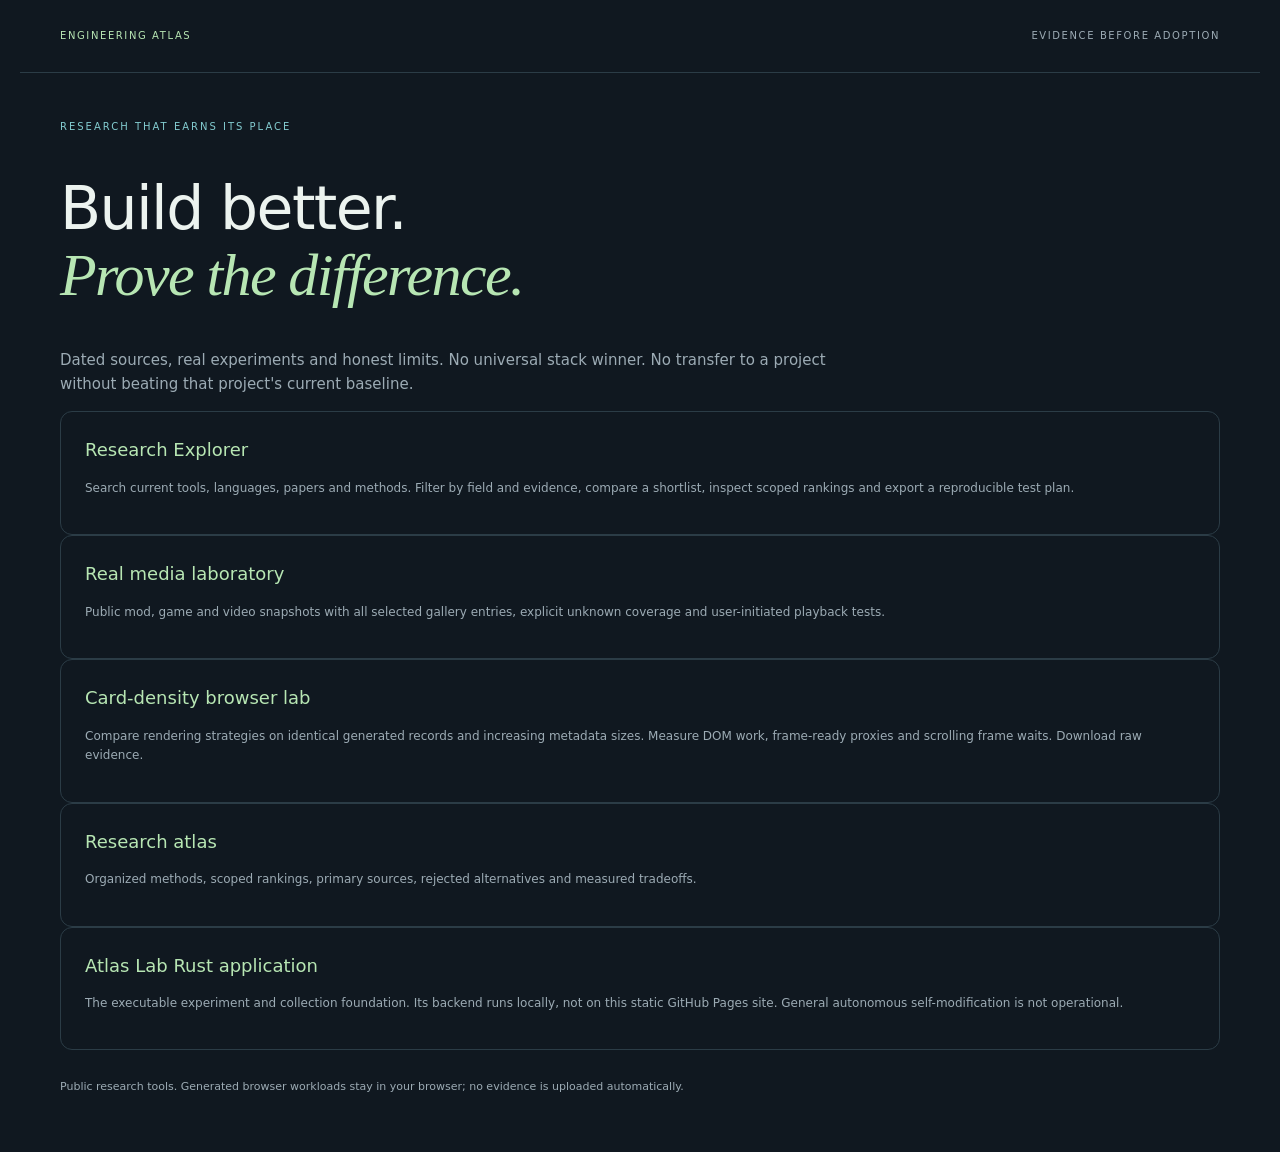
<file: docs/index.html>
<!doctype html><html lang="en"><head><meta charset="utf-8"><meta name="viewport" content="width=device-width,initial-scale=1"><title>Engineering Atlas · Experiment laboratory</title><link rel="stylesheet" href="card-lab/lab.css"></head><body><header><a href="https://github.com/Herbertofury/Engineering-Atlas">ENGINEERING ATLAS</a><span>EVIDENCE BEFORE ADOPTION</span></header><main><p class="eyebrow">RESEARCH THAT EARNS ITS PLACE</p><h1>Build better.<br><em>Prove the difference.</em></h1><p class="lead">Dated sources, real experiments and honest limits. No universal stack winner. No transfer to a project without beating that project's current baseline.</p><section class="results"><h2><a href="explorer/">Research Explorer</a></h2><p>Search current tools, languages, papers and methods. Filter by field and evidence, compare a shortlist, inspect scoped rankings and export a reproducible test plan.</p></section><section class="results"><h2><a href="media-lab/">Real media laboratory</a></h2><p>Public mod, game and video snapshots with all selected gallery entries, explicit unknown coverage and user-initiated playback tests.</p></section><section class="results"><h2><a href="card-lab/">Card-density browser lab</a></h2><p>Compare rendering strategies on identical generated records and increasing metadata sizes. Measure DOM work, frame-ready proxies and scrolling frame waits. Download raw evidence.</p></section><section class="results"><h2><a href="https://github.com/Herbertofury/Engineering-Atlas/wiki">Research atlas</a></h2><p>Organized methods, scoped rankings, primary sources, rejected alternatives and measured tradeoffs.</p></section><section class="results"><h2><a href="https://github.com/Herbertofury/Engineering-Atlas/tree/main/apps/atlas-lab">Atlas Lab Rust application</a></h2><p>The executable experiment and collection foundation. Its backend runs locally, not on this static GitHub Pages site. General autonomous self-modification is not operational.</p></section><footer>Public research tools. Generated browser workloads stay in your browser; no evidence is uploaded automatically.</footer></main></body></html>
</file>
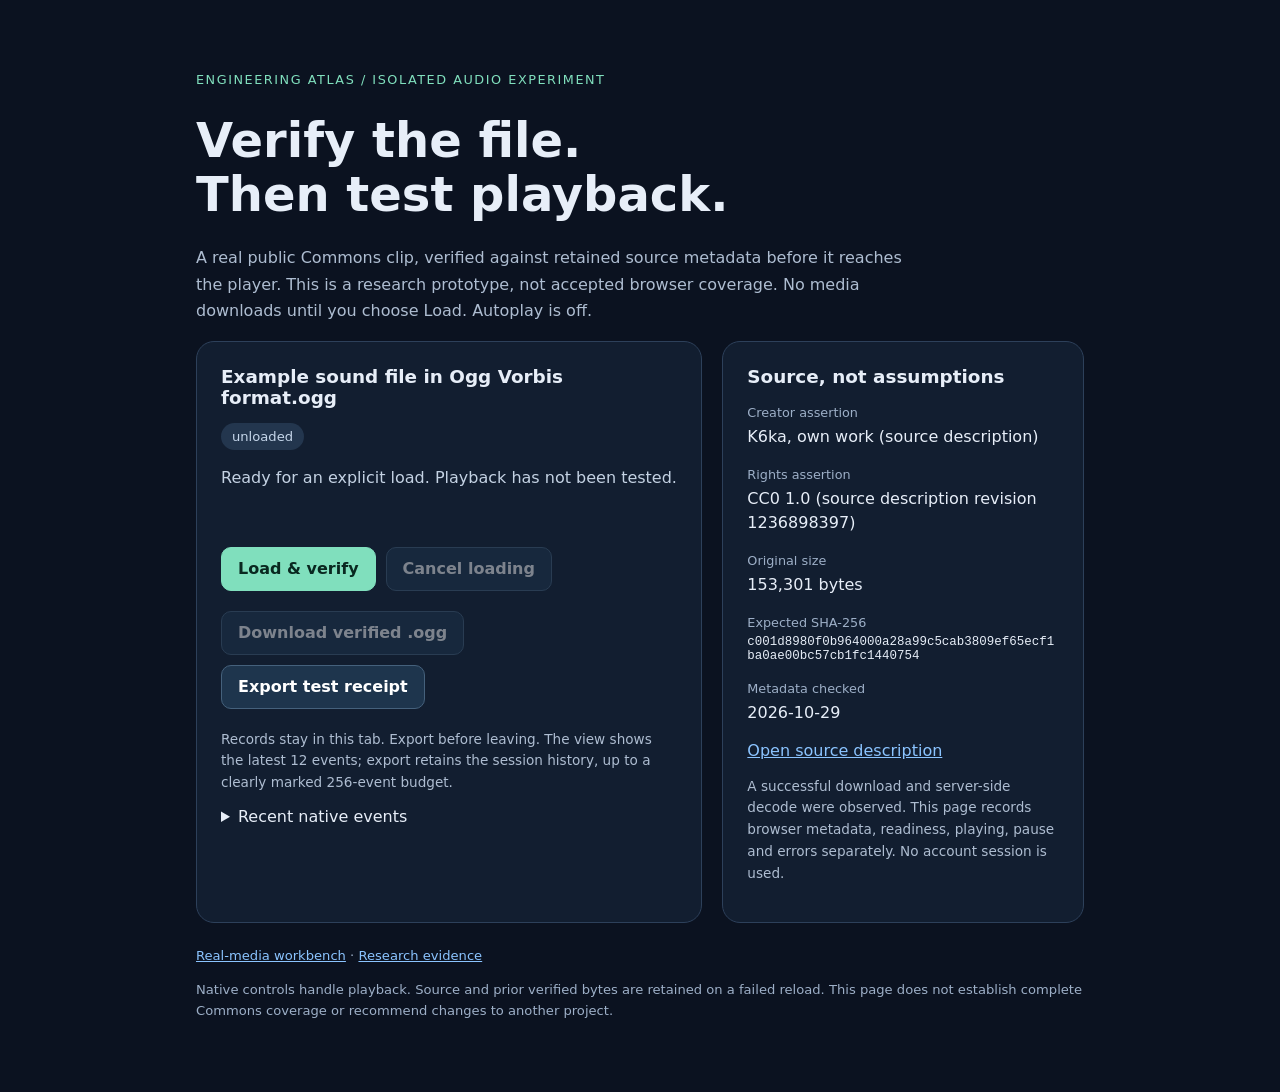
<file: docs/audio-lab/index.html>
<!doctype html><html lang="en"><head><meta charset="utf-8"><meta name="viewport" content="width=device-width,initial-scale=1"><meta name="referrer" content="no-referrer"><meta http-equiv="Content-Security-Policy" content="default-src 'none'; script-src 'self'; style-src 'self'; connect-src 'self' https://upload.wikimedia.org; media-src blob:; base-uri 'none'; form-action 'none'"><title>Verified audio · Engineering Atlas</title><link rel="stylesheet" href="audio.ff576341de73304a.css" integrity="sha384-HG/DWR9YiQ2Z1eq7JOr0PnGmXZKlkOh5X20zJRjDksOIVFCpoboJ786pJMfOXY1e" crossorigin="anonymous"></head><body><main><header><p class="eyebrow">Engineering Atlas / isolated audio experiment</p><h1>Verify the file.<br>Then test playback.</h1><p>A real public Commons clip, verified against retained source metadata before it reaches the player. This is a research prototype, not accepted browser coverage. No media downloads until you choose Load. Autoplay is off.</p></header><div class="grid"><section class="panel" aria-labelledby="title"><h2 id="title">Public audio sample</h2><span class="state" id="state">unloaded</span><p id="status" role="status" aria-live="polite">Preparing the test controls. If they remain disabled, the script did not initialize.</p><div class="actions"><button class="primary" id="load" type="button" disabled>Load &amp; verify</button><button id="cancel" type="button" disabled>Cancel loading</button></div><noscript><p>JavaScript is required to verify the clip before attaching native audio controls.</p></noscript><div id="player"></div><div class="actions"><button id="download" type="button" disabled>Download verified .ogg</button><button id="export" type="button" disabled>Export test receipt</button></div><p class="note">Records stay in this tab. Export before leaving. The view shows the latest 12 events; export retains the session history, up to a clearly marked 256-event budget.</p><details><summary>Recent native events</summary><pre id="events" aria-label="Recent test events"></pre></details></section><aside class="panel" aria-label="Source provenance"><h2>Source, not assumptions</h2><dl><dt>Creator assertion</dt><dd id="creator"></dd><dt>Rights assertion</dt><dd id="license"></dd><dt>Original size</dt><dd id="size"></dd><dt>Expected SHA-256</dt><dd id="hash"></dd><dt>Metadata checked</dt><dd id="observed"></dd></dl><p><a id="source" target="_blank" rel="noopener noreferrer">Open source description</a></p><p class="note">A successful download and server-side decode were observed. This page records browser metadata, readiness, playing, pause and errors separately. No account session is used.</p></aside></div><footer><a href="../media-lab/">Real-media workbench</a> · <a href="https://github.com/Herbertofury/Engineering-Atlas/tree/main/experiments/commons-audio-lab">Research evidence</a><p>Native controls handle playback. Source and prior verified bytes are retained on a failed reload. This page does not establish complete Commons coverage or recommend changes to another project.</p></footer></main><script type="module" src="audio.da113588a41b50f1.js" integrity="sha384-9+aVXdtD07jrsezkoU1KZ04idVix4CI67rEXiCRDkkmNA5bA57cIqf3ANcSUv3jt" crossorigin="anonymous"></script></body></html>
</file>
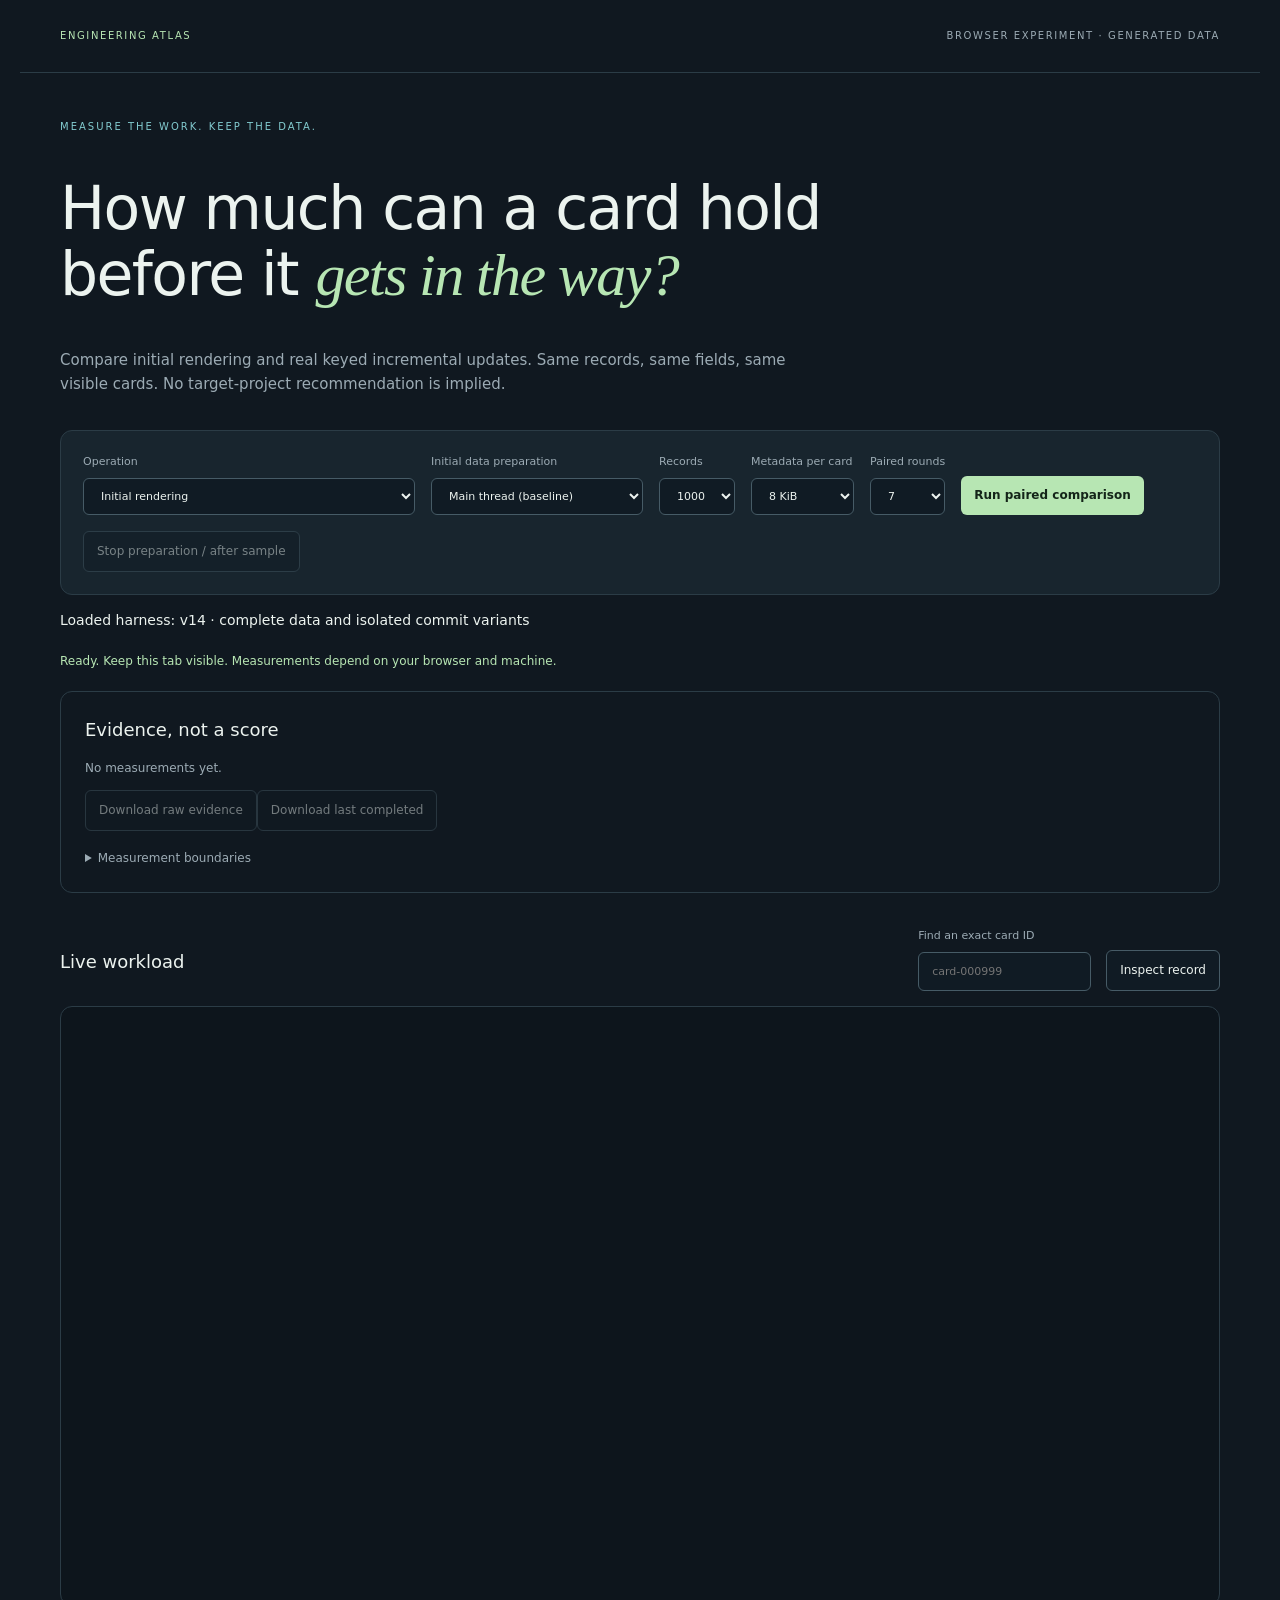
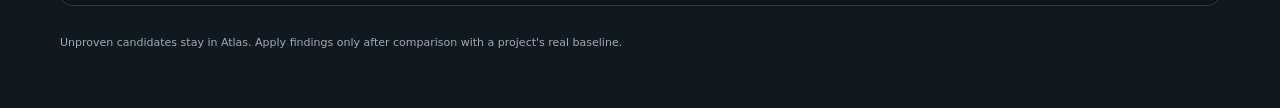
<file: docs/card-lab/index.html>
<!doctype html><html lang="en"><head><meta charset="utf-8"><meta name="viewport" content="width=device-width,initial-scale=1"><title>Atlas · Card density lab</title><link rel="stylesheet" href="lab.0c9685b839507ac7.css"></head><body><header><a href="https://github.com/Herbertofury/Engineering-Atlas">ENGINEERING ATLAS</a><span>BROWSER EXPERIMENT · GENERATED DATA</span></header><main><p class="eyebrow">MEASURE THE WORK. KEEP THE DATA.</p><h1>How much can a card hold<br>before it <em>gets in the way?</em></h1><p class="lead">Compare initial rendering and real keyed incremental updates. Same records, same fields, same visible cards. No target-project recommendation is implied.</p><section class="controls" aria-label="Experiment controls"><label>Operation<select id="operation"><option value="initial">Initial rendering</option><option value="grouped">Initial: grouped-region candidate</option><option value="metadata">Initial: metadata-only candidate</option><option value="cooperative">Metadata: cooperative creation candidate</option><option value="cooperative-root">Metadata: cooperative container-commit candidate</option><option value="update">1% record update</option></select></label><label>Initial data preparation<select id="preparation"><option value="main" selected>Main thread (baseline)</option><option value="worker">Dedicated worker (candidate)</option></select></label><label>Records<select id="count"><option>200</option><option selected>1000</option><option>3000</option></select></label><label>Metadata per card<select id="bytes"><option value="512">512 bytes</option><option value="8192" selected>8 KiB</option><option value="65536">64 KiB</option></select></label><label>Paired rounds<select id="rounds"><option>3</option><option selected>7</option></select></label><button id="run">Run paired comparison</button><button id="cancel" disabled>Stop preparation / after sample</button></section><p id="build">Loading versioned measurement harness…</p><p id="status" role="status">Ready. Keep this tab visible. Measurements depend on your browser and machine.</p><section class="results"><h2>Evidence, not a score</h2><p id="summary">No measurements yet.</p><button id="download" disabled>Download raw evidence</button><button id="download-last-good" disabled>Download last completed</button><details><summary>Measurement boundaries</summary><p>The frame-ready value is a double-requestAnimationFrame scheduling proxy after DOM insertion, not a direct physical-paint measurement. Long Animation Frames and Long Tasks are recorded only if supported. No “instant,” INP, peak-memory or image-decode claim is inferred. Initial generation, serialization, encoding and asynchronous digest timings are outside the render timer and reported separately. The optional worker lane includes startup, structured clone and receiver validation in request-to-ready time. It does not move rendering or incremental sample resets off the main thread. No remote data, images or fonts are loaded. Both variants keep every record and full metadata in the DOM. The last completed equal-output run is retained in memory if a later run fails; download it before reloading.</p></details><pre id="output"></pre></section><div class="stage-header"><h2>Live workload</h2><label>Find an exact card ID <input id="find" placeholder="card-000999" autocomplete="off"></label><button id="inspect">Inspect record</button></div><p id="inspect-status" role="status"></p><div id="viewport" tabindex="0" aria-label="Scrollable card workload"><div id="cards"></div></div><dialog id="record"><h2 id="record-title"></h2><pre id="record-data"></pre><button id="close-record">Close</button></dialog><footer>Unproven candidates stay in Atlas. Apply findings only after comparison with a project's real baseline.</footer></main><script type="module" src="lab.4363729657ddc136.js"></script></body></html>
</file>
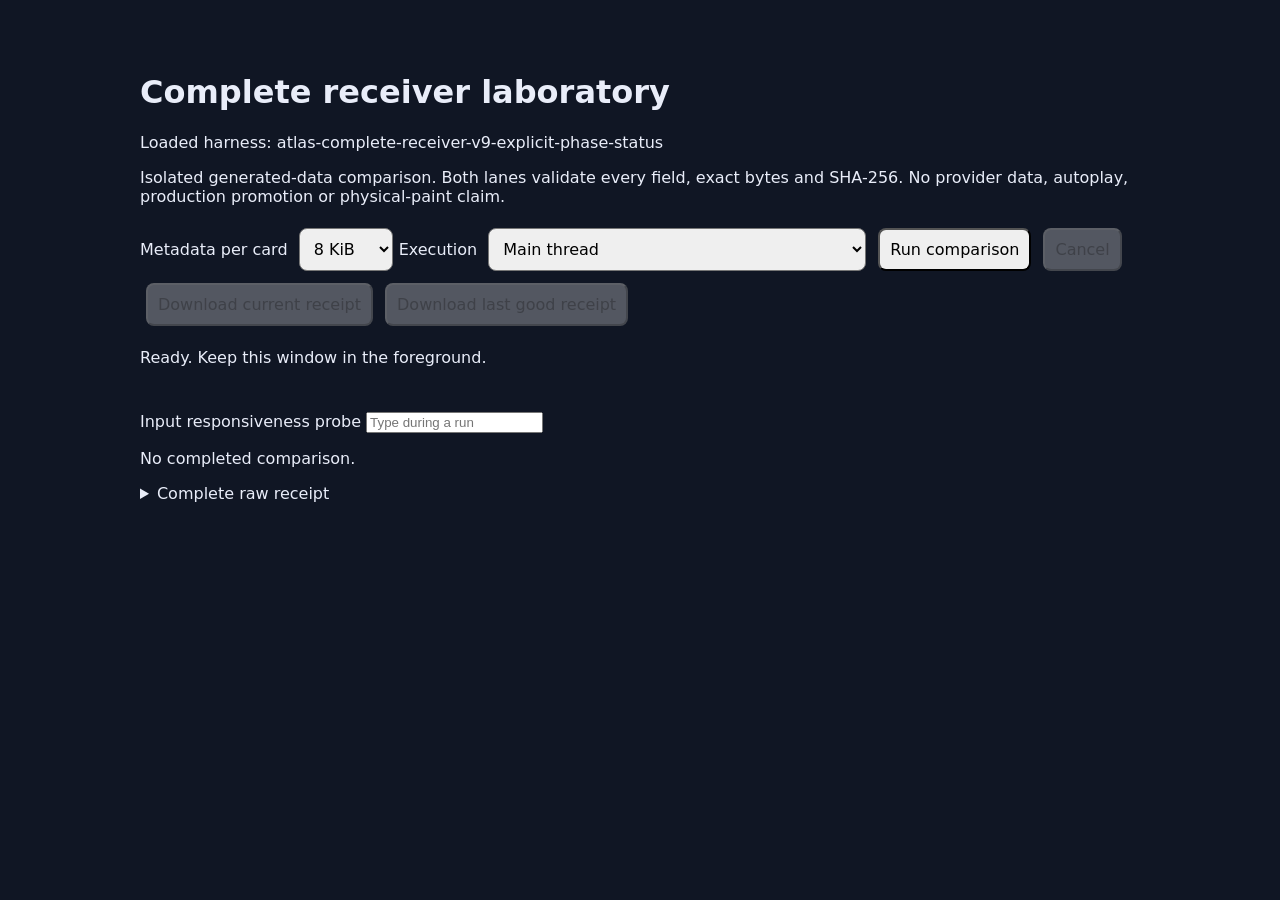
<file: docs/card-receiver-lab/index.html>
<!doctype html><html lang="en"><meta charset="utf-8"><meta name="viewport" content="width=device-width"><title>Atlas complete receiver laboratory</title><style>body{background:#101624;color:#e9edf9;font:16px system-ui;max-width:1000px;margin:32px auto;padding:20px}button,select{font:inherit;padding:10px;margin:6px;border-radius:8px}pre{white-space:pre-wrap;overflow-wrap:anywhere;background:#192337;padding:16px}#status{min-height:3em}label{display:inline-block}small{color:#abbad3}</style><h1>Complete receiver laboratory</h1><p id="build">Loading verified module…</p><p>Isolated generated-data comparison. Both lanes validate every field, exact bytes and SHA-256. No provider data, autoplay, production promotion or physical-paint claim.</p><label>Metadata per card <select id="bytes"><option value="8192">8 KiB</option><option value="65536">64 KiB</option></select></label><label>Execution <select id="execution"><option value="main">Main thread</option><option value="worker">Dedicated worker, full roundtrip</option><option value="transport">Worker clone versus buffer transfer</option><option value="receipt">Worker clone versus verified-input receipt</option><option value="build">Native modules / esbuild / Rolldown</option></select></label><button id="run" disabled>Run comparison</button><button id="cancel" disabled>Cancel</button><button id="download" disabled>Download current receipt</button><button id="last" disabled>Download last good receipt</button><p id="status">Loading the verification module. Run stays disabled until it is ready.</p><p><label>Input responsiveness probe <input id="probe" placeholder="Type during a run"></label></p><p id="summary">No completed comparison.</p><details><summary>Complete raw receipt</summary><pre id="output"></pre></details><script type="module" src="receiver.de24fd43535f3039.js"></script></html>
</file>
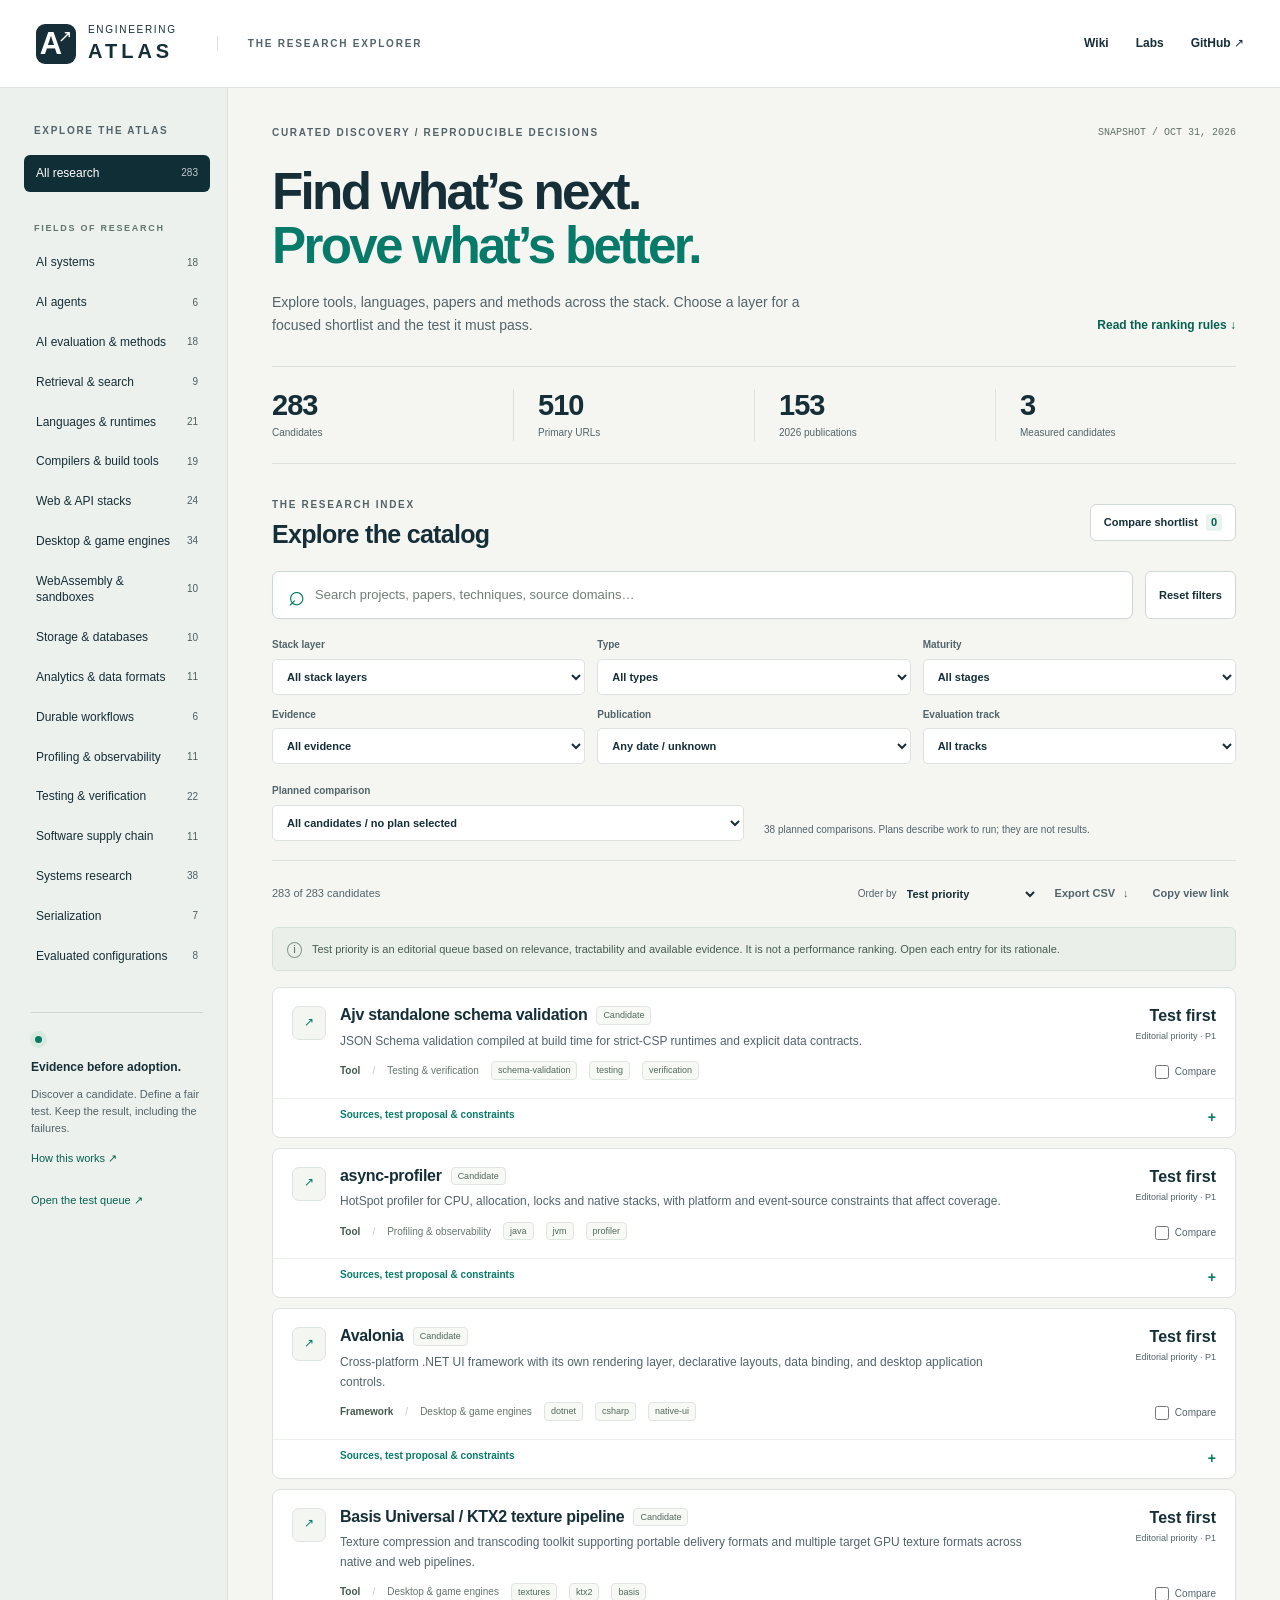
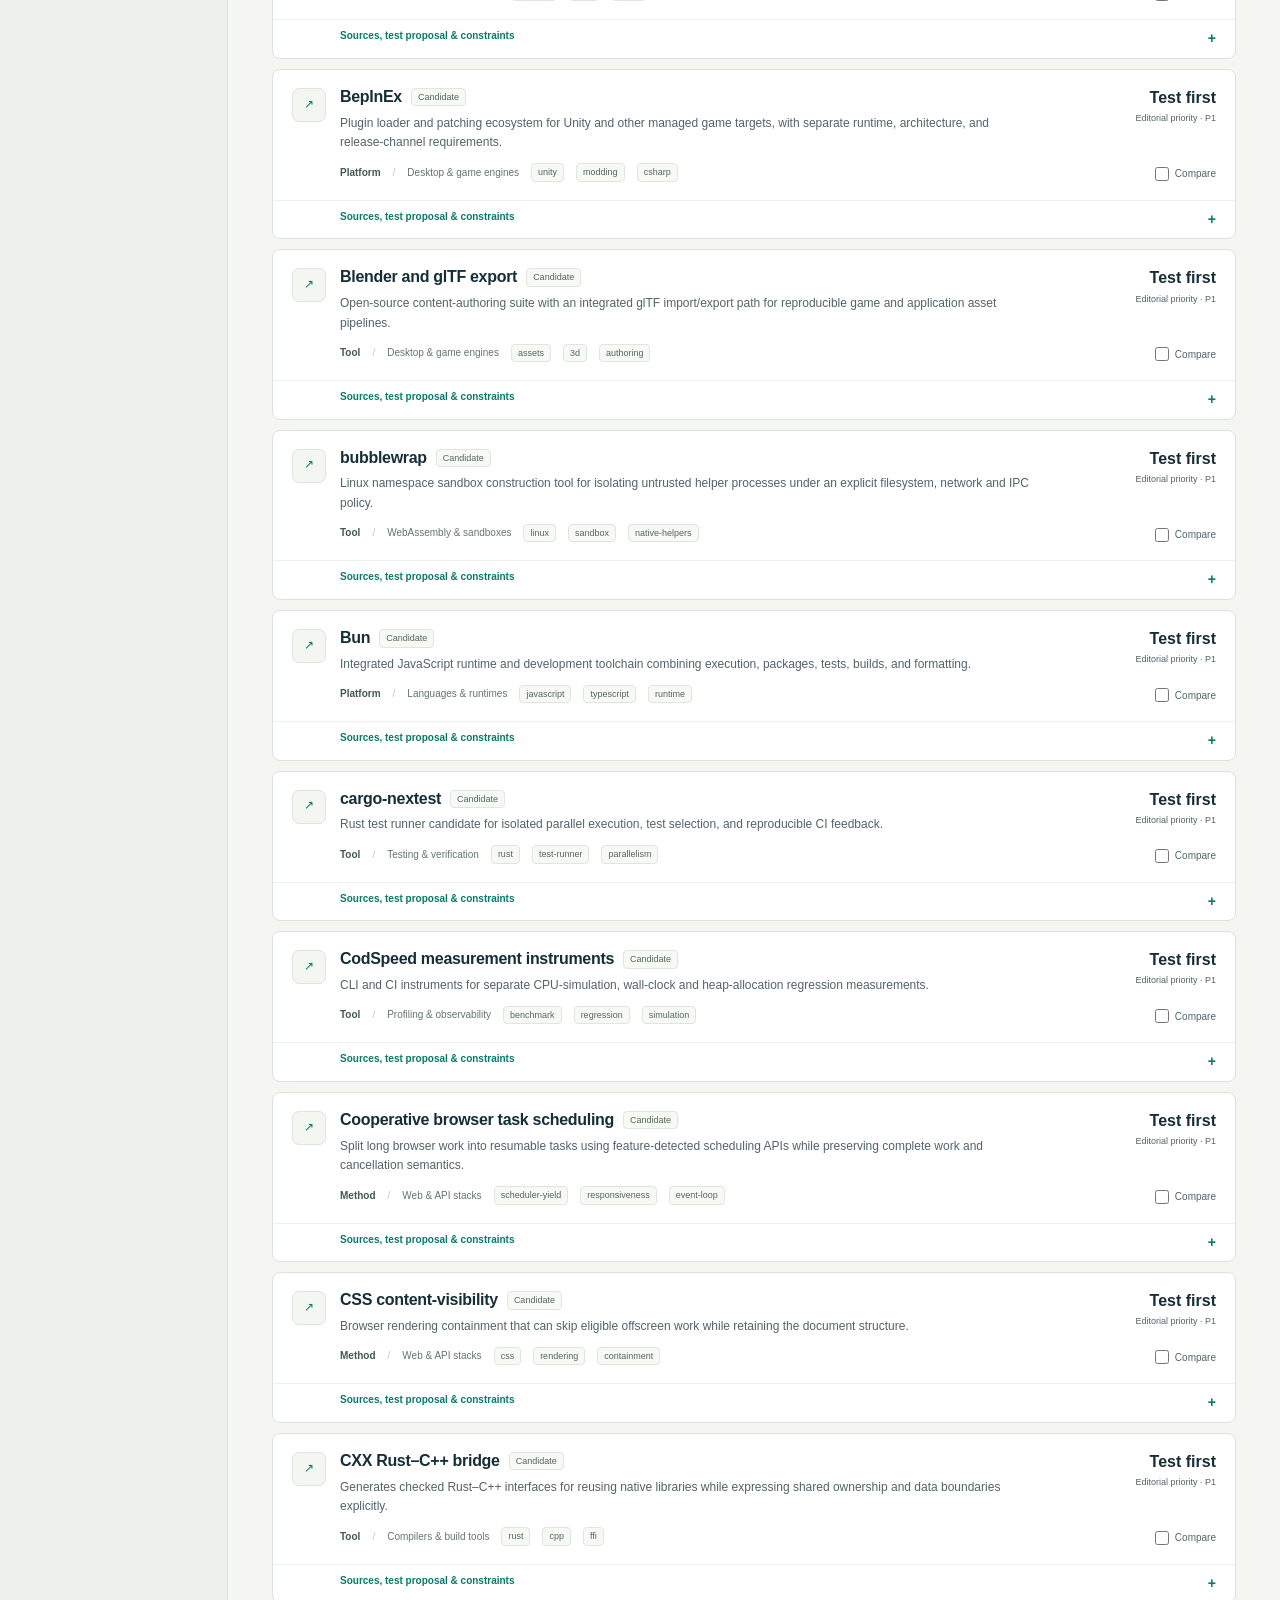
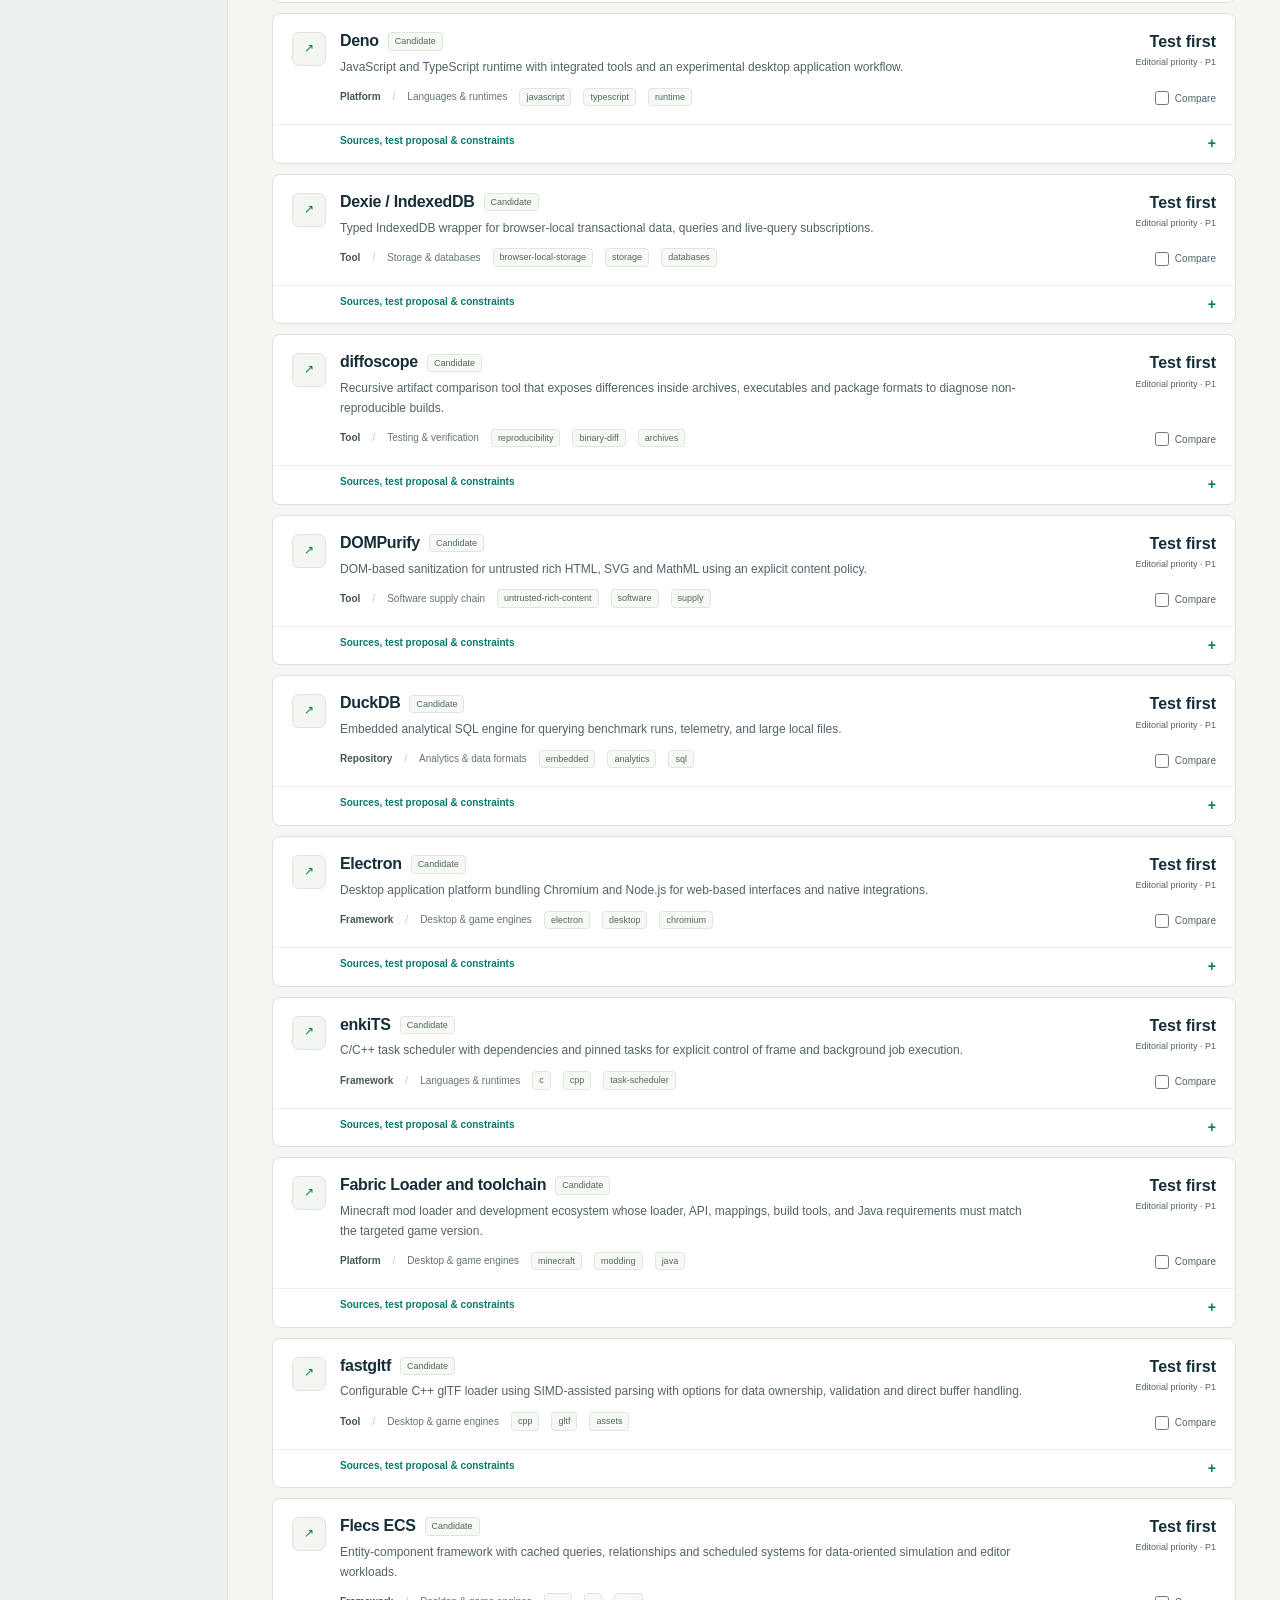
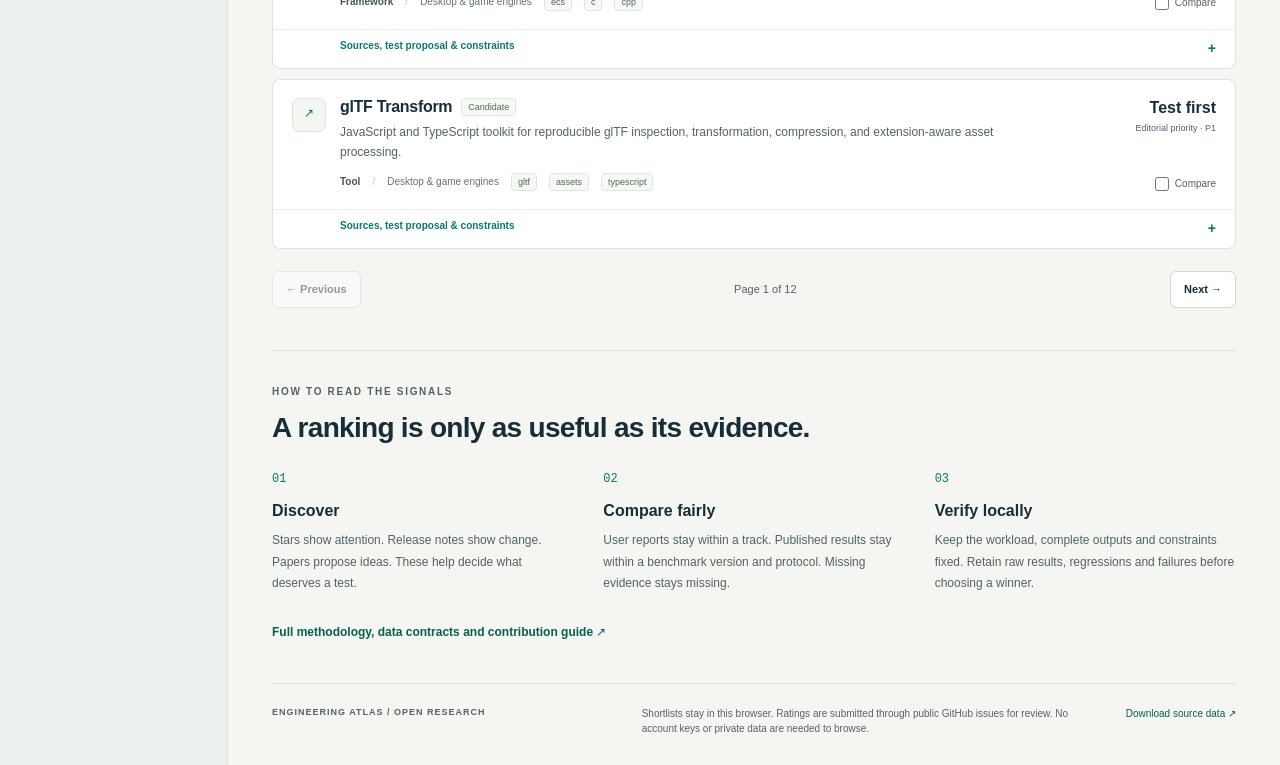
<file: docs/explorer/index.html>
<!doctype html>
<html lang="en">
<head>
  <meta charset="utf-8">
  <meta name="viewport" content="width=device-width, initial-scale=1">
  <meta name="description" content="A source-backed research catalog for engineering tools, papers, languages and methods. Search, compare evidence, and build a reproducible test queue.">
  <meta http-equiv="Content-Security-Policy" content="default-src 'self'; script-src 'self'; style-src 'self'; connect-src 'self'; img-src 'self' data:; object-src 'none'; base-uri 'none'; form-action 'none'">
  <meta name="color-scheme" content="light">
  <title>Research Explorer · Engineering Atlas</title>
  <link rel="stylesheet" href="explorer.3c4c931f11046f27.css">
</head>
<body>
  <a class="skip" href="#catalog">Skip to research catalog</a>
  <header class="masthead">
    <a class="brand" href="../" aria-label="Engineering Atlas home"><span class="brand-symbol" aria-hidden="true">A<span>↗</span></span><span>ENGINEERING<br><strong>ATLAS</strong></span></a>
    <span class="masthead-label">THE RESEARCH EXPLORER</span>
    <nav aria-label="Project links"><a href="https://github.com/Herbertofury/Engineering-Atlas/wiki">Wiki</a><a href="../">Labs</a><a href="https://github.com/Herbertofury/Engineering-Atlas">GitHub <span aria-hidden="true">↗</span></a></nav>
  </header>
  <div class="shell">
    <aside class="sidebar" aria-label="Research categories">
      <p class="eyebrow">EXPLORE THE ATLAS</p>
      <button class="nav-button active" id="all-categories" type="button" aria-pressed="true"><span>All research</span><span id="all-count" class="nav-count">—</span></button>
      <h2 class="sidebar-title">FIELDS OF RESEARCH</h2>
      <div id="category-list" class="category-list"></div>
      <div class="sidebar-note"><span class="status-dot"></span><strong>Evidence before adoption.</strong><p>Discover a candidate. Define a fair test. Keep the result, including the failures.</p><a href="https://github.com/Herbertofury/Engineering-Atlas/blob/main/docs/research-explorer.md">How this works <span aria-hidden="true">↗</span></a></div>
      <a class="sidebar-link" href="https://github.com/Herbertofury/Engineering-Atlas/blob/main/docs/research-test-queue.md">Open the test queue <span aria-hidden="true">↗</span></a>
    </aside>
    <main id="app" data-catalog="catalog.656d184801be688c.json">
      <section class="hero" aria-labelledby="page-title">
        <div class="hero-top"><p class="eyebrow">CURATED DISCOVERY / REPRODUCIBLE DECISIONS</p><span class="snapshot" id="snapshot">Research snapshot</span></div>
        <h1 id="page-title">Find what’s next.<br><span>Prove what’s better.</span></h1>
        <div class="hero-bottom"><p>Explore tools, languages, papers and methods across the stack. Choose a layer for a focused shortlist and the test it must pass.</p><a class="text-link" href="#methodology">Read the ranking rules <span aria-hidden="true">↓</span></a></div>
        <dl class="stats" id="stats"><div><dt>Candidates</dt><dd>—</dd></div><div><dt>Primary URLs</dt><dd>—</dd></div><div><dt>2026 publications</dt><dd>—</dd></div><div><dt>Measured candidates</dt><dd>—</dd></div></dl>
      </section>
      <section id="catalog" class="catalog" aria-labelledby="catalog-heading">
        <div class="section-heading"><div><p class="eyebrow">THE RESEARCH INDEX</p><h2 id="catalog-heading">Explore the catalog</h2></div><button type="button" class="button secondary" id="compare-open">Compare shortlist <span id="shortlist-count">0</span></button></div>
        <div class="search-row"><label class="search-field"><span aria-hidden="true">⌕</span><span class="sr-only">Search research</span><input id="search" type="search" aria-label="Search research" placeholder="Search projects, papers, techniques, source domains…" autocomplete="off" maxlength="300"></label><button type="button" id="reset" class="button secondary">Reset filters</button></div>
        <div class="filters">
          <label>Stack layer<select id="layer"><option value="">All stack layers</option></select></label>
          <label>Type<select id="kind"><option value="">All types</option></select></label>
          <label>Maturity<select id="maturity"><option value="">All stages</option><option value="established">Established</option><option value="emerging">Emerging</option><option value="experimental">Experimental</option></select></label>
          <label>Evidence<select id="evidence"><option value="">All evidence</option><option value="candidate">Research candidate</option><option value="measured">Atlas measurement</option></select></label>
          <label>Publication<select id="year"><option value="">Any date / unknown</option><option value="2026">Published in 2026</option></select></label>
          <label>Evaluation track<select id="track"><option value="">All tracks</option></select></label>
        </div>
        <div class="plan-control"><label for="plan">Planned comparison<select id="plan"><option value="">All candidates / no plan selected</option></select></label><p id="plan-summary">Browse the shared test queue.</p></div>
        <section id="layer-guide" class="layer-guide" aria-label="Stack layer decision guide" hidden></section>
        <section id="plan-guide" class="plan-guide" aria-label="Planned comparison protocol" hidden></section>
        <div class="sort-row"><span id="result-count" role="status" aria-live="polite">Loading the source-backed catalog…</span><div class="sort-actions"><label class="sort-label">Order by<select id="sort"><option value="priority">Test priority</option><option value="name">Name A–Z</option><option value="stars">GitHub stars ↓</option><option value="recent">Publication date ↓</option><option value="community">Community rating ↓</option><option value="external">Published benchmark</option><option value="measured">Atlas measurement</option></select></label><button type="button" id="export" class="button quiet">Export CSV <span aria-hidden="true">↓</span></button><button type="button" id="share" class="button quiet">Copy view link</button></div></div>
        <div id="cohort-control" class="cohort-control" hidden><label>Comparable benchmark cohort<select id="cohort"><option value="">Choose a cohort</option></select></label></div>
        <div class="evidence-note" id="ranking-note"><span class="note-icon" aria-hidden="true">i</span><p>Test priority is an editorial queue. It is not a performance ranking.</p></div>
        <div id="results" class="results" aria-live="off"></div>
        <nav class="pagination" aria-label="Catalog pages"><button type="button" id="previous" class="button secondary">← Previous</button><span id="page-label"></span><button type="button" id="next" class="button secondary">Next →</button></nav>
        <noscript><p>This interactive explorer needs JavaScript. Read the <a href="https://github.com/Herbertofury/Engineering-Atlas/blob/main/docs/research-catalog.md">complete research catalog in Markdown</a> instead.</p></noscript>
      </section>
      <section id="methodology" class="methodology" aria-labelledby="method-title">
        <p class="eyebrow">HOW TO READ THE SIGNALS</p><h2 id="method-title">A ranking is only as useful as its evidence.</h2>
        <div class="method-grid"><article><span class="method-number">01</span><h3>Discover</h3><p>Stars show attention. Release notes show change. Papers propose ideas. These help decide what deserves a test.</p></article><article><span class="method-number">02</span><h3>Compare fairly</h3><p>User reports stay within a track. Published results stay within a benchmark version and protocol. Missing evidence stays missing.</p></article><article><span class="method-number">03</span><h3>Verify locally</h3><p>Keep the workload, complete outputs and constraints fixed. Retain raw results, regressions and failures before choosing a winner.</p></article></div>
        <a class="text-link" href="https://github.com/Herbertofury/Engineering-Atlas/blob/main/docs/research-explorer.md">Full methodology, data contracts and contribution guide <span aria-hidden="true">↗</span></a>
      </section>
      <footer><span>ENGINEERING ATLAS / OPEN RESEARCH</span><p>Shortlists stay in this browser. Ratings are submitted through public GitHub issues for review. No account keys or private data are needed to browse.</p><a href="https://github.com/Herbertofury/Engineering-Atlas/blob/main/data/research-catalog.json">Download source data ↗</a></footer>
    </main>
  </div>
  <dialog id="compare-dialog" aria-labelledby="compare-title"><div class="dialog-header"><div><p class="eyebrow">YOUR RESEARCH SHORTLIST</p><h2 id="compare-title">Compare candidates</h2></div><button type="button" id="compare-close" class="button secondary">Close ✕</button></div><p id="comparison-note"></p><div id="comparison-cards" class="comparison-cards"></div><div class="dialog-actions"><button type="button" id="shortlist-export" class="button primary">Export test plan</button><button type="button" id="shortlist-clear" class="button secondary">Clear shortlist</button></div></dialog>
  <div id="toast" class="toast" role="status" aria-live="polite" hidden></div>
  <script type="module" src="explorer.74a96d35de2ccd73.mjs"></script>
</body>
</html>
</file>
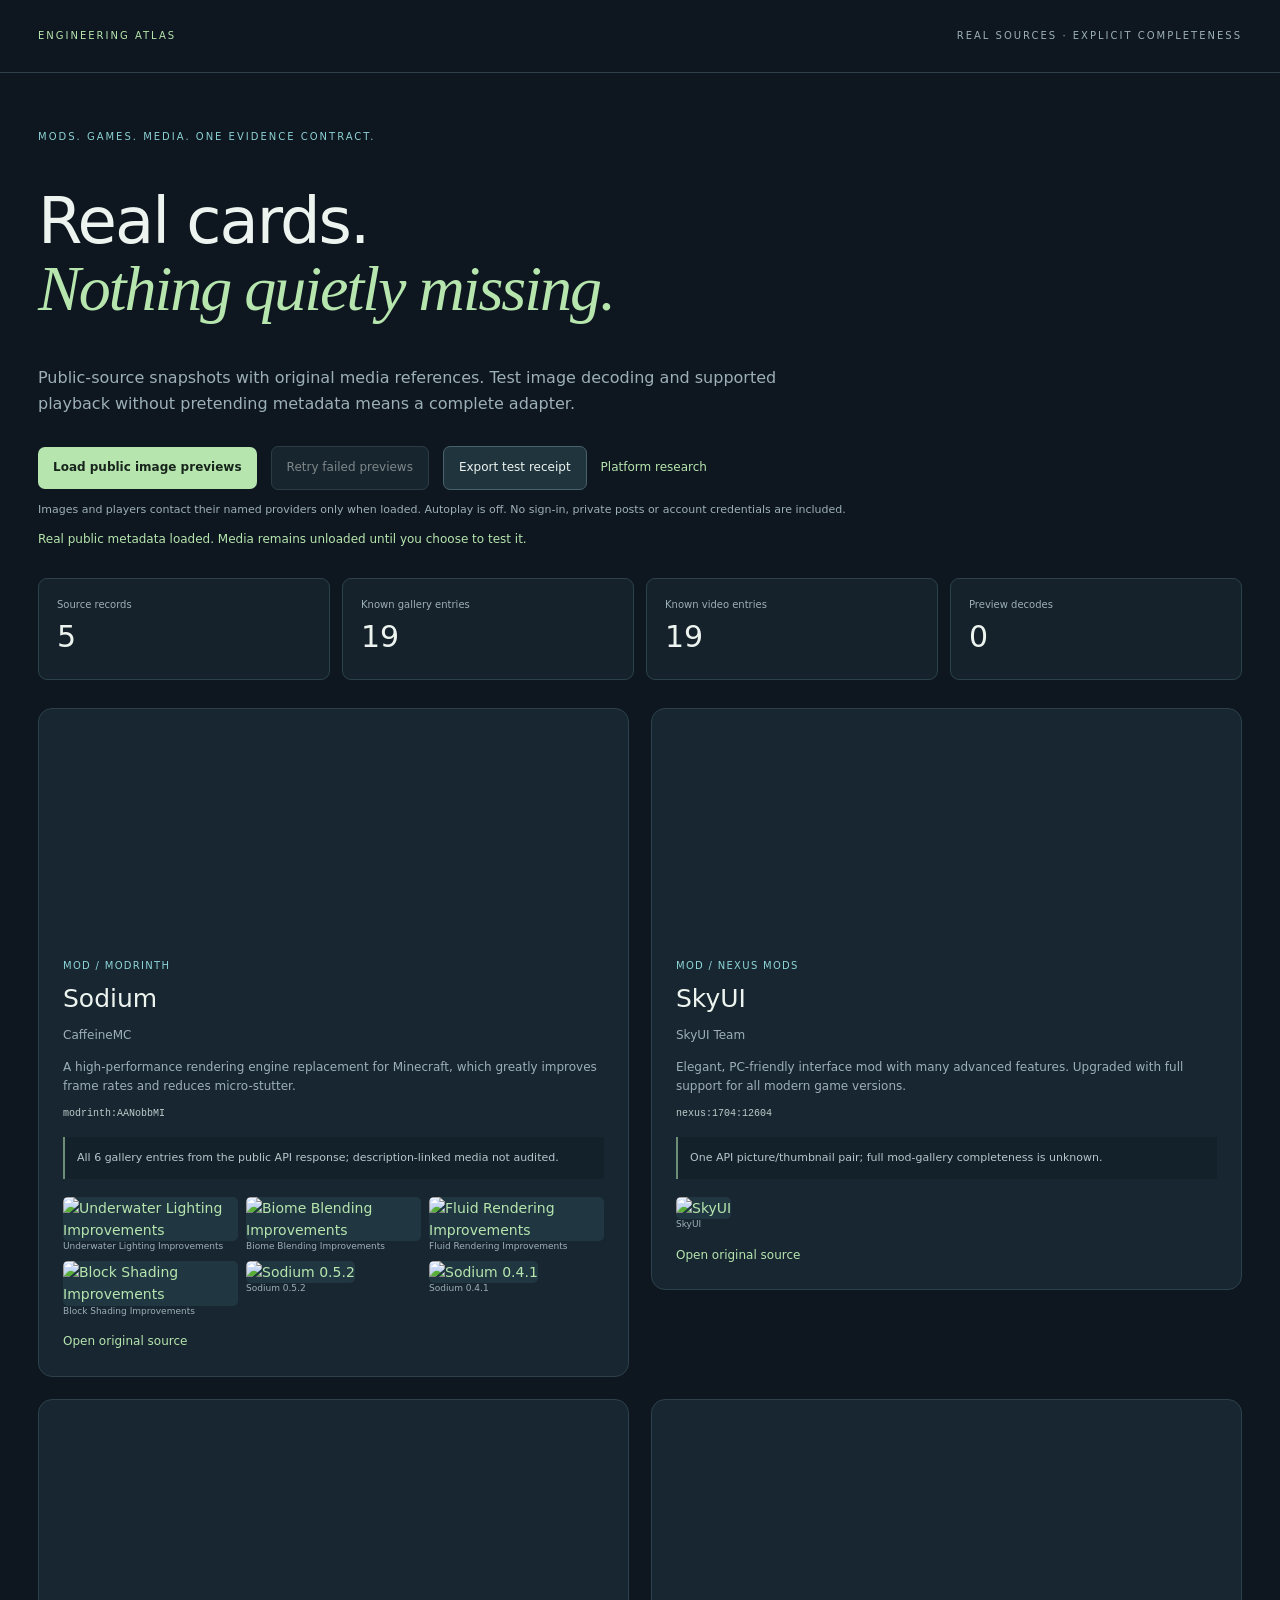
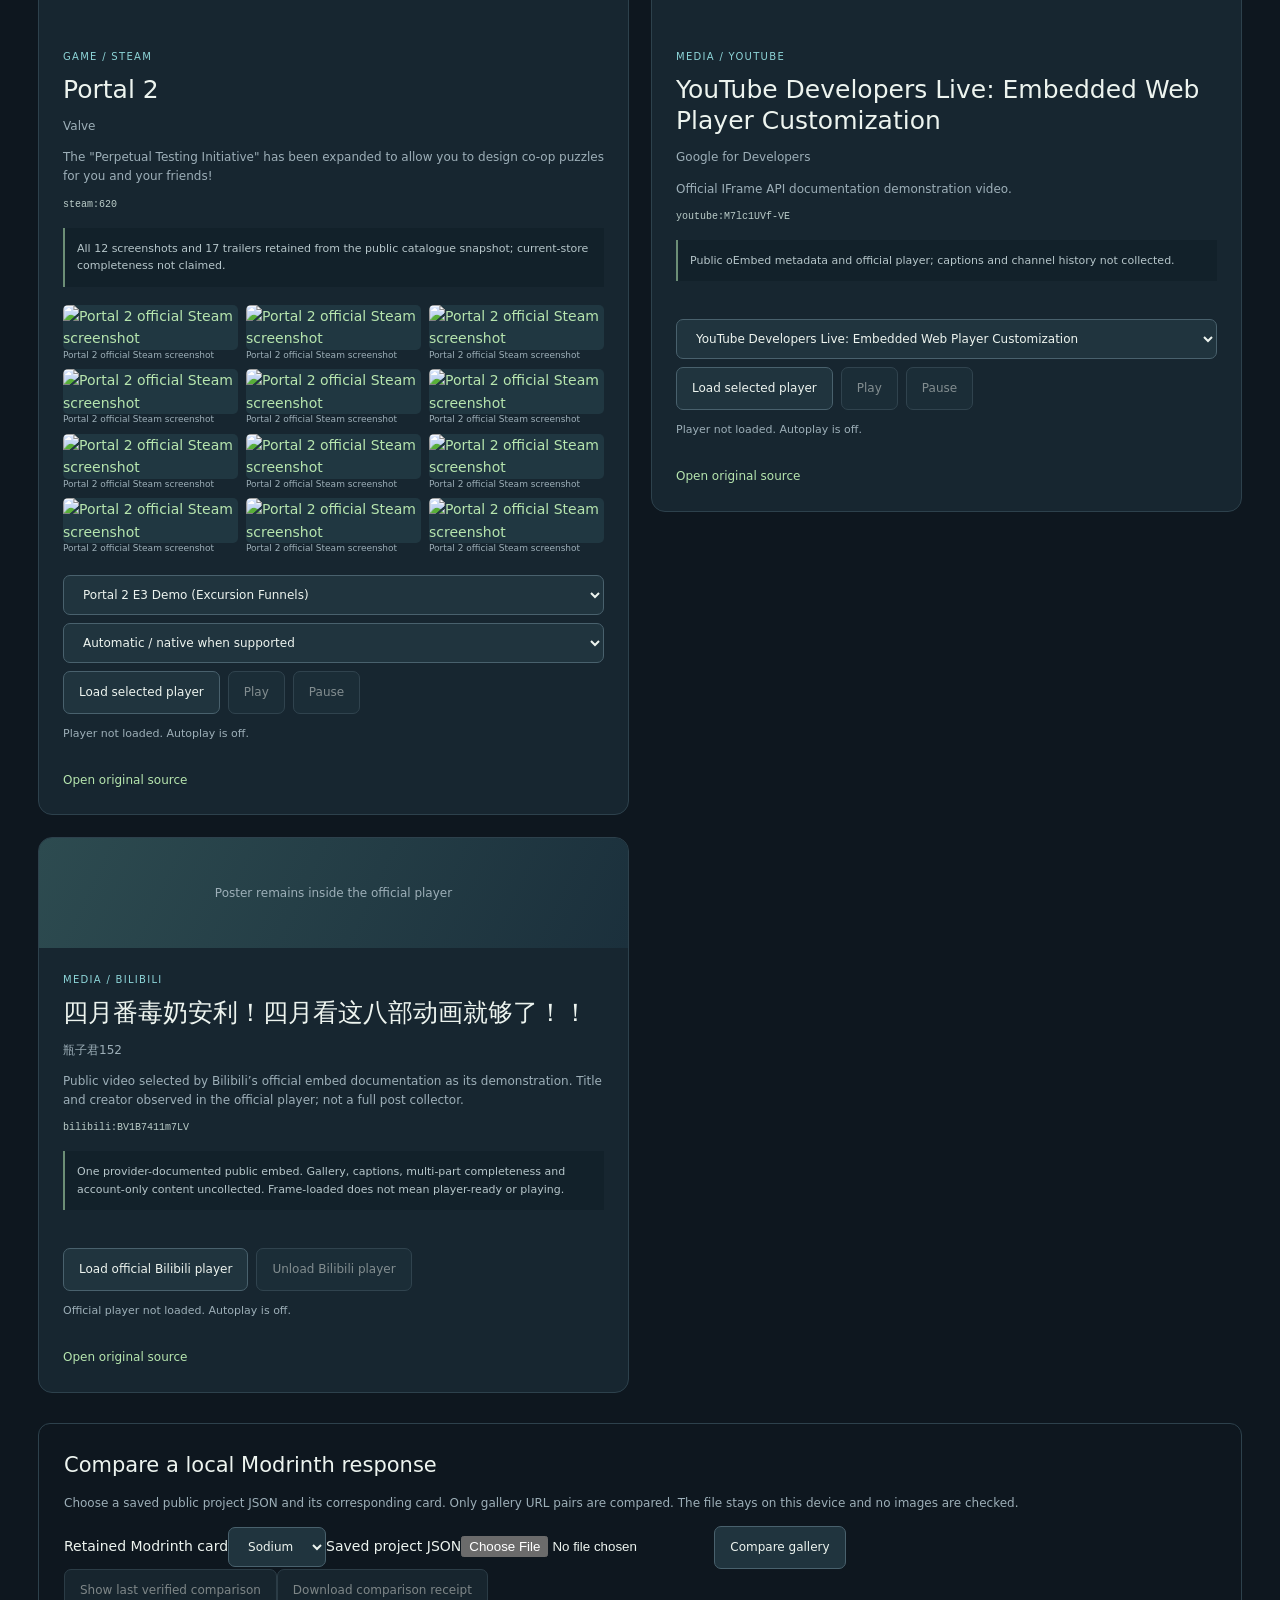
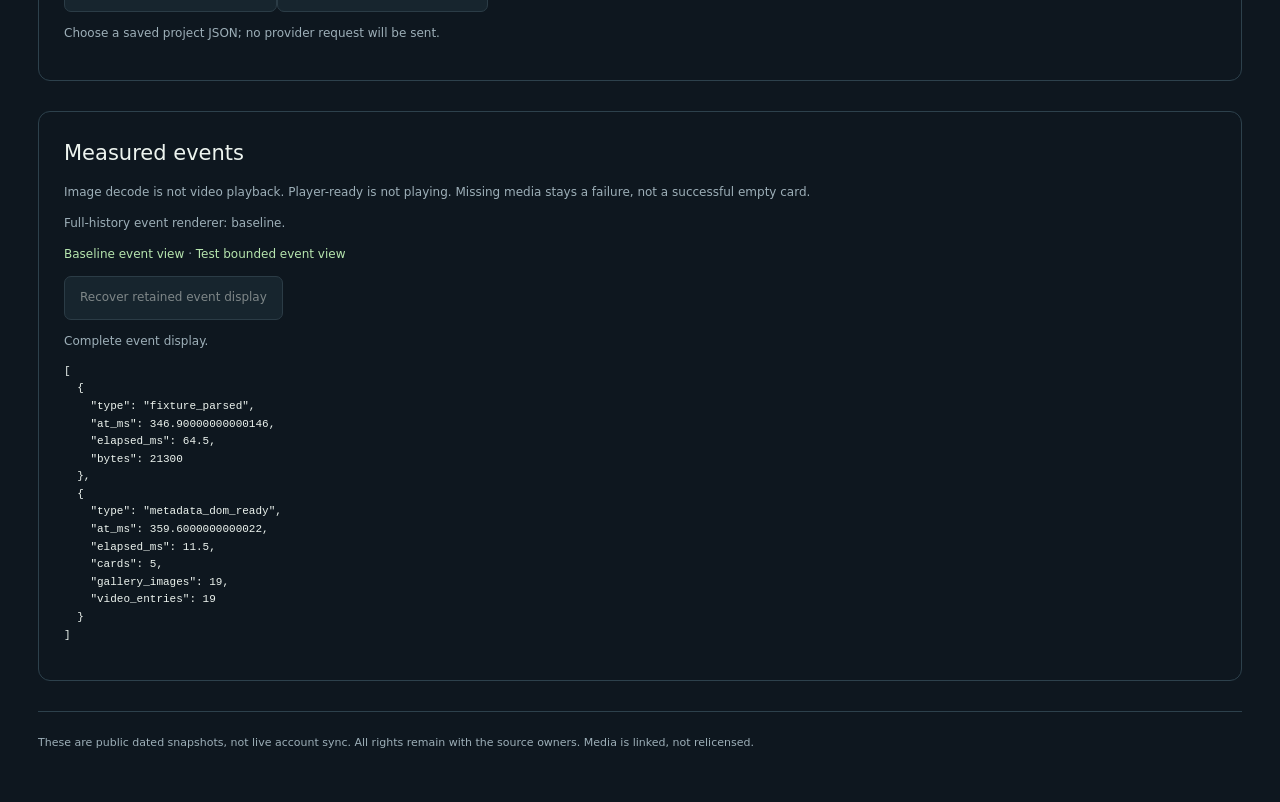
<file: docs/media-lab/index.html>
<!doctype html><html lang="en"><head><meta charset="utf-8"><meta name="viewport" content="width=device-width,initial-scale=1"><meta name="referrer" content="strict-origin-when-cross-origin"><title>Atlas · Real media laboratory</title><link rel="stylesheet" href="media.6d66277c4a909ad6.css"></head><body><header><a href="../">ENGINEERING ATLAS</a><span>REAL SOURCES · EXPLICIT COMPLETENESS</span></header><main><p class="eyebrow">MODS. GAMES. MEDIA. ONE EVIDENCE CONTRACT.</p><h1>Real cards.<br><em>Nothing quietly missing.</em></h1><p class="intro">Public-source snapshots with original media references. Test image decoding and supported playback without pretending metadata means a complete adapter.</p><div class="controls"><button id="load-media" disabled>Load public image previews</button><button id="retry-media" disabled>Retry failed previews</button><button id="export" disabled>Export test receipt</button><a href="https://github.com/Herbertofury/Engineering-Atlas/wiki/Site-Adapters">Platform research</a></div><p class="privacy">Images and players contact their named providers only when loaded. Autoplay is off. No sign-in, private posts or account credentials are included.</p><p id="status" role="status">Loading the versioned public fixture…</p><section class="metrics" aria-label="Current test evidence"><div><span>Source records</span><strong id="card-count">—</strong></div><div><span>Known gallery entries</span><strong id="gallery-count">—</strong></div><div><span>Known video entries</span><strong id="video-count">—</strong></div><div><span>Preview decodes</span><strong id="decoded">0</strong></div></section><section id="cards" class="cards" aria-label="Real source cards"></section><section class="receipt" aria-labelledby="local-compare-title"><h2 id="local-compare-title">Compare a local Modrinth response</h2><p>Choose a saved public project JSON and its corresponding card. Only gallery URL pairs are compared. The file stays on this device and no images are checked.</p><form id="local-compare-form"><label for="local-compare-card">Retained Modrinth card</label><select id="local-compare-card" required></select><label for="local-compare-file">Saved project JSON</label><input id="local-compare-file" type="file" accept="application/json,.json" required><button id="local-compare-run" type="submit" disabled>Compare gallery</button></form><button id="local-compare-last" type="button" disabled>Show last verified comparison</button><button id="local-compare-download" type="button" disabled>Download comparison receipt</button><p id="local-compare-status" role="status">Waiting for public snapshot.</p></section><section class="receipt"><h2>Measured events</h2><p>Image decode is not video playback. Player-ready is not playing. Missing media stays a failure, not a successful empty card.</p><p id="event-mode"></p><p><a href="?event_view=baseline">Baseline event view</a> · <a href="?event_view=bounded">Test bounded event view</a></p><button id="recover-log" disabled>Recover retained event display</button><p id="log-status" role="status">No events yet.</p><pre id="events"></pre></section><footer>These are public dated snapshots, not live account sync. All rights remain with the source owners. Media is linked, not relicensed.</footer></main><script type="module" src="media.b6f24ca4697bb956.js"></script></body></html>
</file>
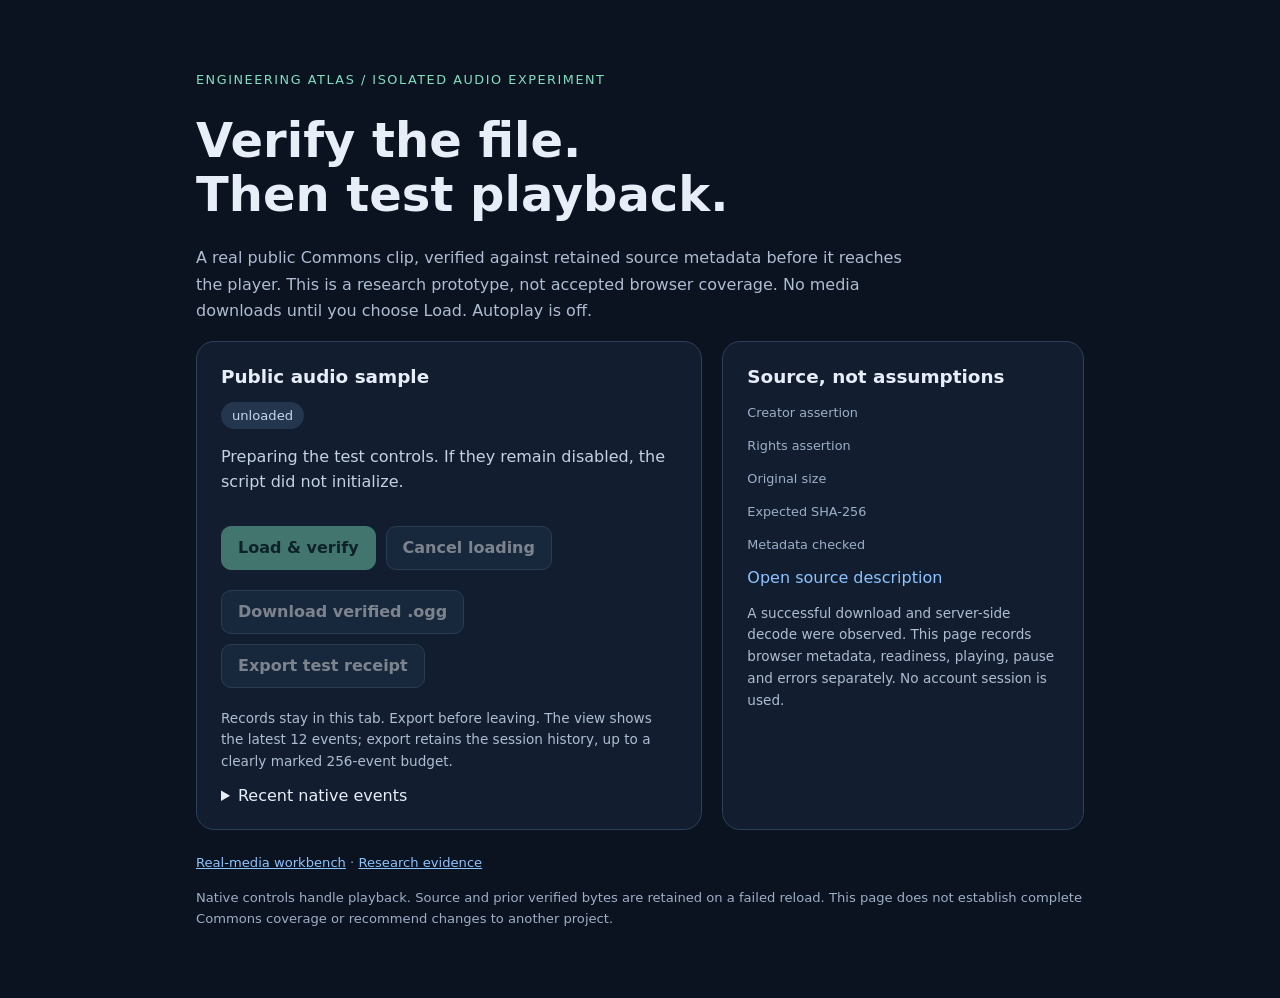
<file: docs/audio-lab/index.template.html>
<!doctype html><html lang="en"><head><meta charset="utf-8"><meta name="viewport" content="width=device-width,initial-scale=1"><meta name="referrer" content="no-referrer"><meta http-equiv="Content-Security-Policy" content="default-src 'none'; script-src 'self'; style-src 'self'; connect-src 'self' https://upload.wikimedia.org; media-src blob:; base-uri 'none'; form-action 'none'"><title>Verified audio · Engineering Atlas</title><link rel="stylesheet" href="audio.css"></head><body><main><header><p class="eyebrow">Engineering Atlas / isolated audio experiment</p><h1>Verify the file.<br>Then test playback.</h1><p>A real public Commons clip, verified against retained source metadata before it reaches the player. This is a research prototype, not accepted browser coverage. No media downloads until you choose Load. Autoplay is off.</p></header><div class="grid"><section class="panel" aria-labelledby="title"><h2 id="title">Public audio sample</h2><span class="state" id="state">unloaded</span><p id="status" role="status" aria-live="polite">Preparing the test controls. If they remain disabled, the script did not initialize.</p><div class="actions"><button class="primary" id="load" type="button" disabled>Load &amp; verify</button><button id="cancel" type="button" disabled>Cancel loading</button></div><noscript><p>JavaScript is required to verify the clip before attaching native audio controls.</p></noscript><div id="player"></div><div class="actions"><button id="download" type="button" disabled>Download verified .ogg</button><button id="export" type="button" disabled>Export test receipt</button></div><p class="note">Records stay in this tab. Export before leaving. The view shows the latest 12 events; export retains the session history, up to a clearly marked 256-event budget.</p><details><summary>Recent native events</summary><pre id="events" aria-label="Recent test events"></pre></details></section><aside class="panel" aria-label="Source provenance"><h2>Source, not assumptions</h2><dl><dt>Creator assertion</dt><dd id="creator"></dd><dt>Rights assertion</dt><dd id="license"></dd><dt>Original size</dt><dd id="size"></dd><dt>Expected SHA-256</dt><dd id="hash"></dd><dt>Metadata checked</dt><dd id="observed"></dd></dl><p><a id="source" target="_blank" rel="noopener noreferrer">Open source description</a></p><p class="note">A successful download and server-side decode were observed. This page records browser metadata, readiness, playing, pause and errors separately. No account session is used.</p></aside></div><footer><a href="../media-lab/">Real-media workbench</a> · <a href="https://github.com/Herbertofury/Engineering-Atlas/tree/main/experiments/commons-audio-lab">Research evidence</a><p>Native controls handle playback. Source and prior verified bytes are retained on a failed reload. This page does not establish complete Commons coverage or recommend changes to another project.</p></footer></main><script type="module" src="audio.js"></script></body></html>
</file>
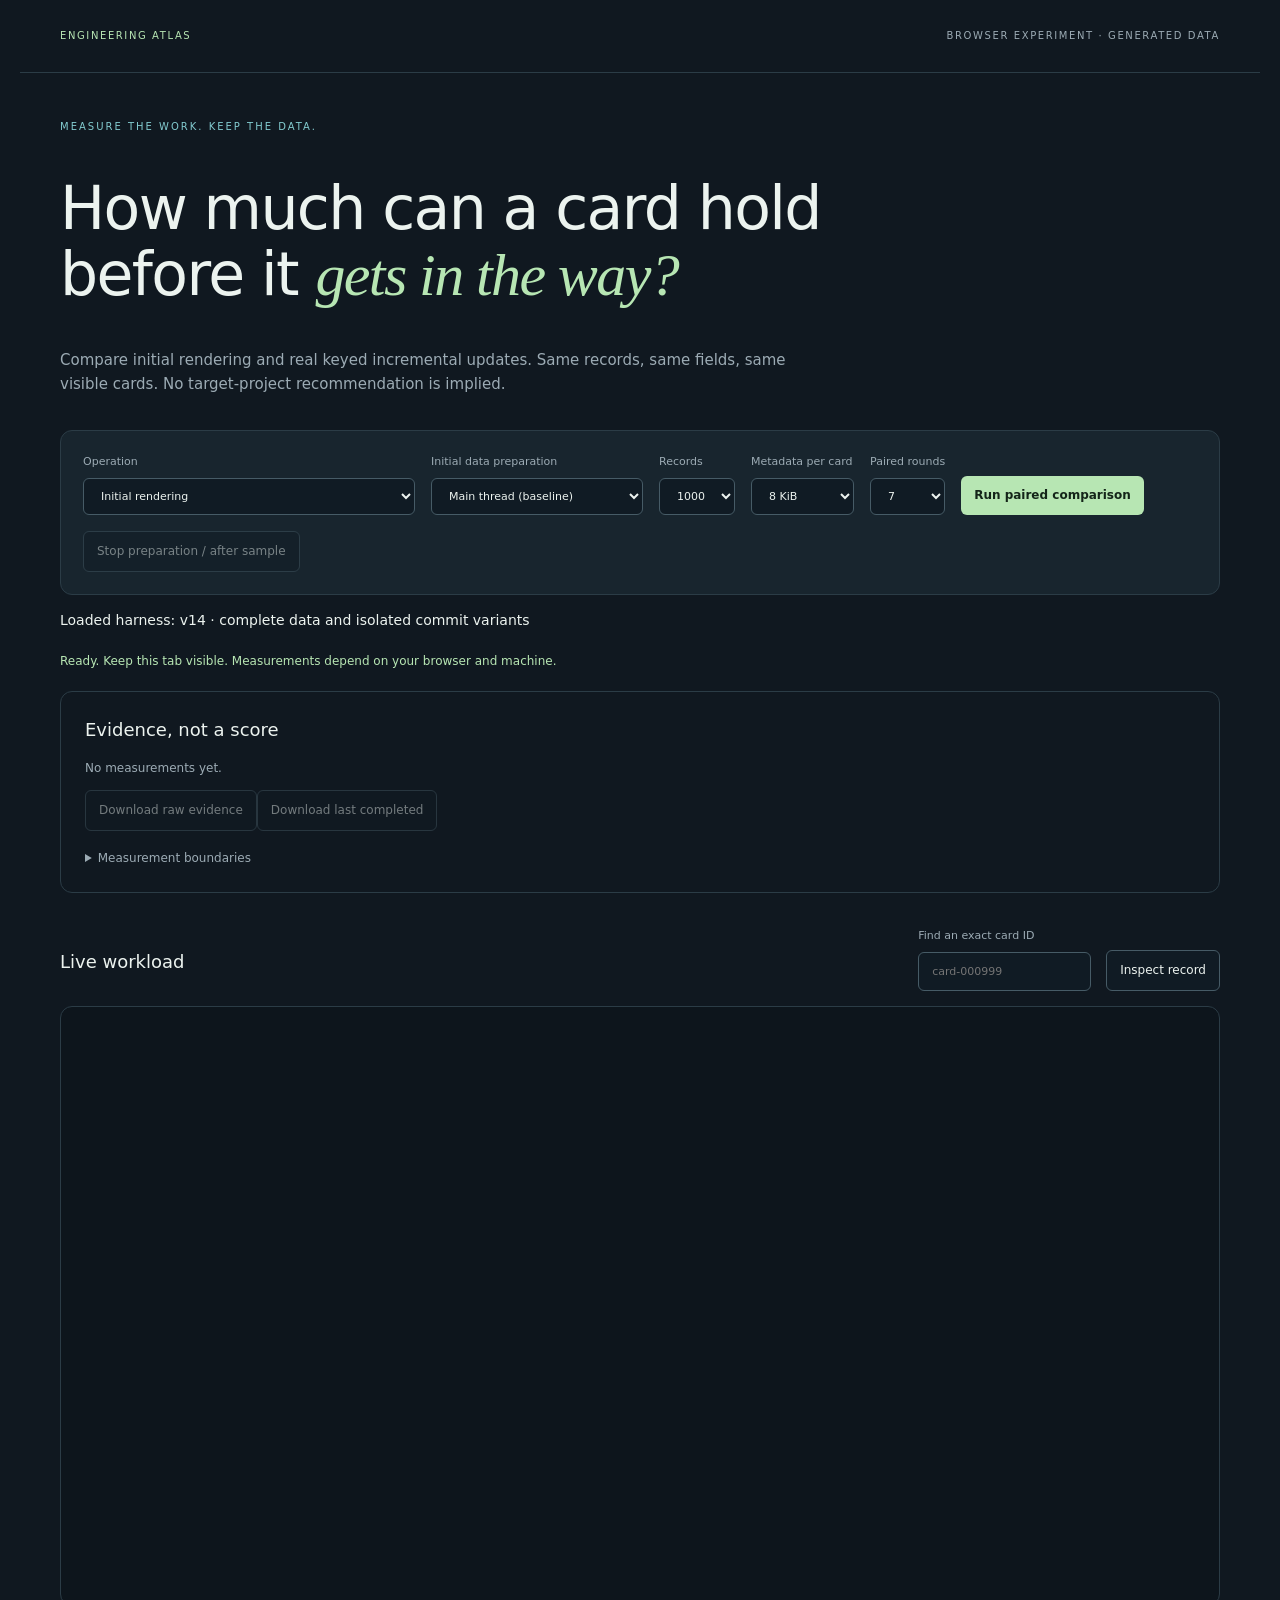
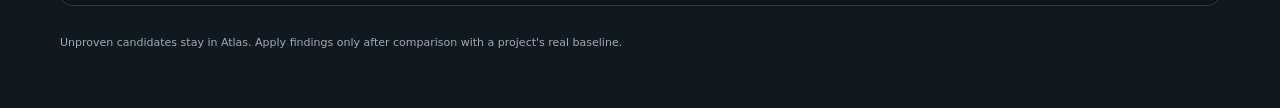
<file: docs/card-lab/index.template.html>
<!doctype html><html lang="en"><head><meta charset="utf-8"><meta name="viewport" content="width=device-width,initial-scale=1"><title>Atlas · Card density lab</title><link rel="stylesheet" href="lab.css"></head><body><header><a href="https://github.com/Herbertofury/Engineering-Atlas">ENGINEERING ATLAS</a><span>BROWSER EXPERIMENT · GENERATED DATA</span></header><main><p class="eyebrow">MEASURE THE WORK. KEEP THE DATA.</p><h1>How much can a card hold<br>before it <em>gets in the way?</em></h1><p class="lead">Compare initial rendering and real keyed incremental updates. Same records, same fields, same visible cards. No target-project recommendation is implied.</p><section class="controls" aria-label="Experiment controls"><label>Operation<select id="operation"><option value="initial">Initial rendering</option><option value="grouped">Initial: grouped-region candidate</option><option value="metadata">Initial: metadata-only candidate</option><option value="cooperative">Metadata: cooperative creation candidate</option><option value="cooperative-root">Metadata: cooperative container-commit candidate</option><option value="update">1% record update</option></select></label><label>Initial data preparation<select id="preparation"><option value="main" selected>Main thread (baseline)</option><option value="worker">Dedicated worker (candidate)</option></select></label><label>Records<select id="count"><option>200</option><option selected>1000</option><option>3000</option></select></label><label>Metadata per card<select id="bytes"><option value="512">512 bytes</option><option value="8192" selected>8 KiB</option><option value="65536">64 KiB</option></select></label><label>Paired rounds<select id="rounds"><option>3</option><option selected>7</option></select></label><button id="run">Run paired comparison</button><button id="cancel" disabled>Stop preparation / after sample</button></section><p id="build">Loading versioned measurement harness…</p><p id="status" role="status">Ready. Keep this tab visible. Measurements depend on your browser and machine.</p><section class="results"><h2>Evidence, not a score</h2><p id="summary">No measurements yet.</p><button id="download" disabled>Download raw evidence</button><button id="download-last-good" disabled>Download last completed</button><details><summary>Measurement boundaries</summary><p>The frame-ready value is a double-requestAnimationFrame scheduling proxy after DOM insertion, not a direct physical-paint measurement. Long Animation Frames and Long Tasks are recorded only if supported. No “instant,” INP, peak-memory or image-decode claim is inferred. Initial generation, serialization, encoding and asynchronous digest timings are outside the render timer and reported separately. The optional worker lane includes startup, structured clone and receiver validation in request-to-ready time. It does not move rendering or incremental sample resets off the main thread. No remote data, images or fonts are loaded. Both variants keep every record and full metadata in the DOM. The last completed equal-output run is retained in memory if a later run fails; download it before reloading.</p></details><pre id="output"></pre></section><div class="stage-header"><h2>Live workload</h2><label>Find an exact card ID <input id="find" placeholder="card-000999" autocomplete="off"></label><button id="inspect">Inspect record</button></div><p id="inspect-status" role="status"></p><div id="viewport" tabindex="0" aria-label="Scrollable card workload"><div id="cards"></div></div><dialog id="record"><h2 id="record-title"></h2><pre id="record-data"></pre><button id="close-record">Close</button></dialog><footer>Unproven candidates stay in Atlas. Apply findings only after comparison with a project's real baseline.</footer></main><script type="module" src="lab.js"></script></body></html>
</file>
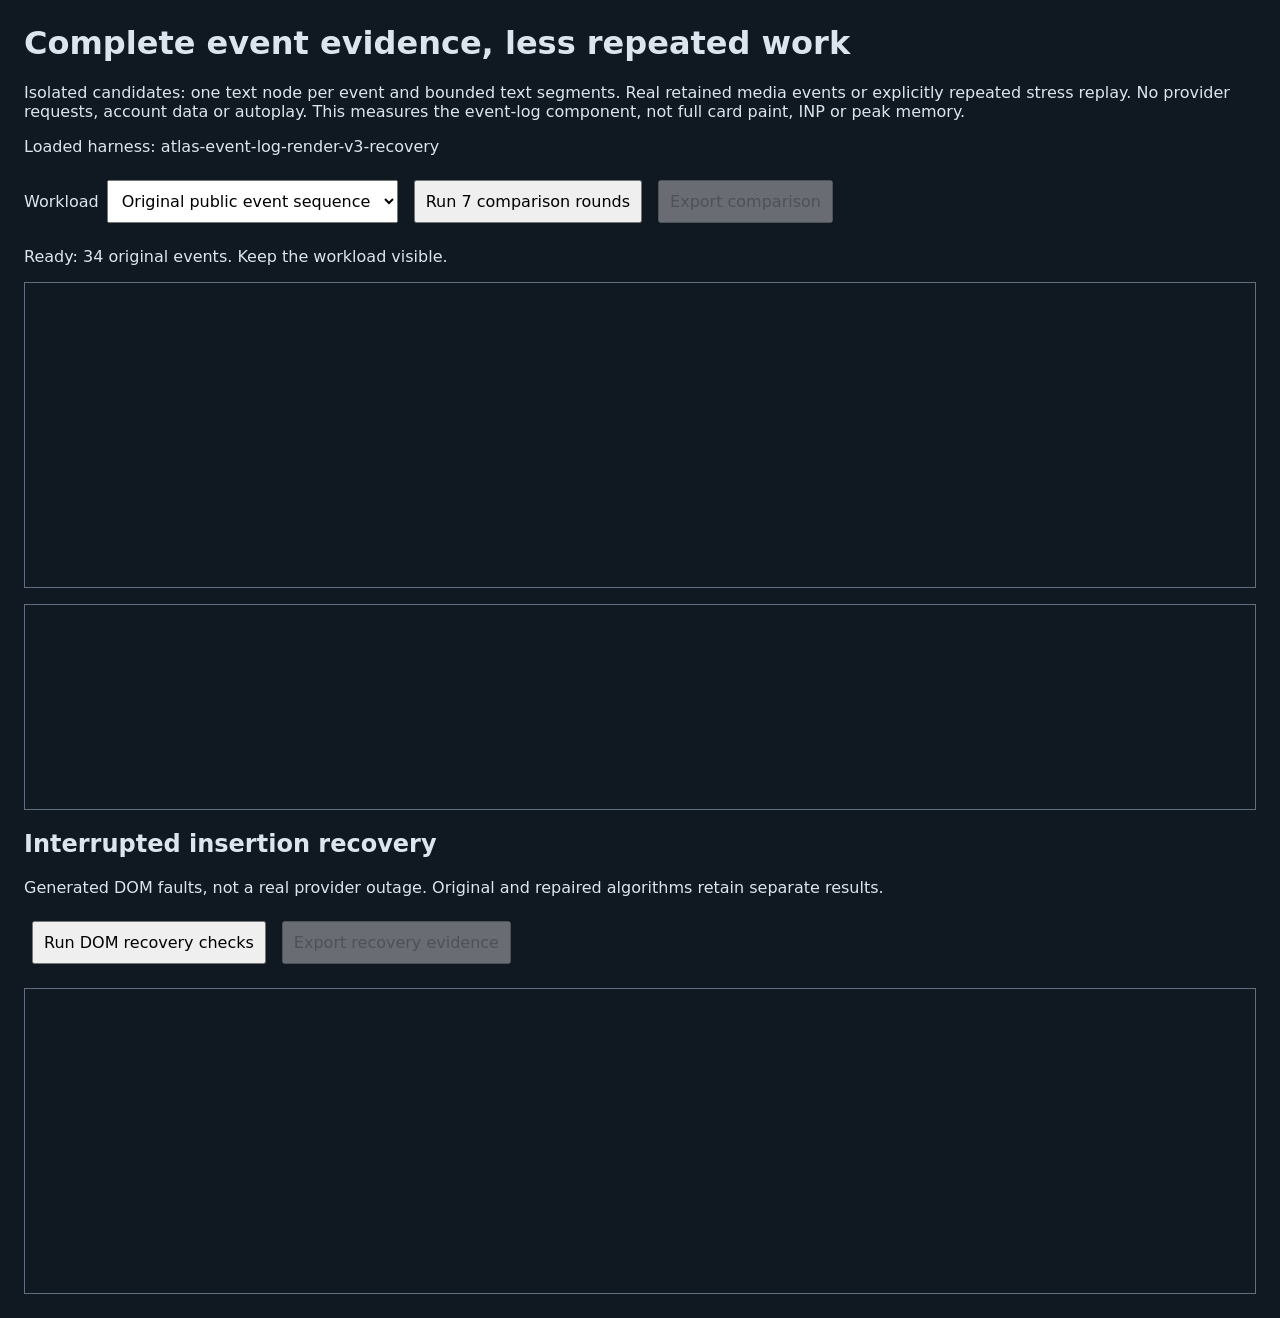
<file: docs/media-lab/event-log-benchmark.html>
<!doctype html><html lang="en"><meta charset="utf-8"><meta name="viewport" content="width=device-width,initial-scale=1"><title>Atlas event-log rendering comparison</title><style>body{background:#101822;color:#dce5ed;font:16px system-ui;margin:24px}button,select{font:inherit;padding:10px;margin:8px}pre{white-space:pre-wrap;overflow:auto;border:1px solid #607080;padding:12px;height:280px}#results{height:180px}label{display:inline-block}a{color:#9cd7ff}</style><h1>Complete event evidence, less repeated work</h1><p>Isolated candidates: one text node per event and bounded text segments. Real retained media events or explicitly repeated stress replay. No provider requests, account data or autoplay. This measures the event-log component, not full card paint, INP or peak memory.</p><p id="identity">Loading…</p><label>Workload<select id="repeat"><option value="1">Original public event sequence</option><option value="8">8× generated replay</option><option value="32">32× generated replay</option></select></label><button id="run" disabled>Run 7 comparison rounds</button><button id="export" disabled>Export comparison</button><p id="status" role="status">Loading local fixture…</p><pre id="workload" tabindex="0" aria-label="Complete event log"></pre><pre id="results" aria-label="Measurement results"></pre><h2>Interrupted insertion recovery</h2><p>Generated DOM faults, not a real provider outage. Original and repaired algorithms retain separate results.</p><button id="recover">Run DOM recovery checks</button><button id="export-recovery" disabled>Export recovery evidence</button><pre id="recovery-results" aria-label="DOM recovery results"></pre><script type="module" src="event-log-benchmark.6b7f61be3311a983.js"></script></html>
</file>
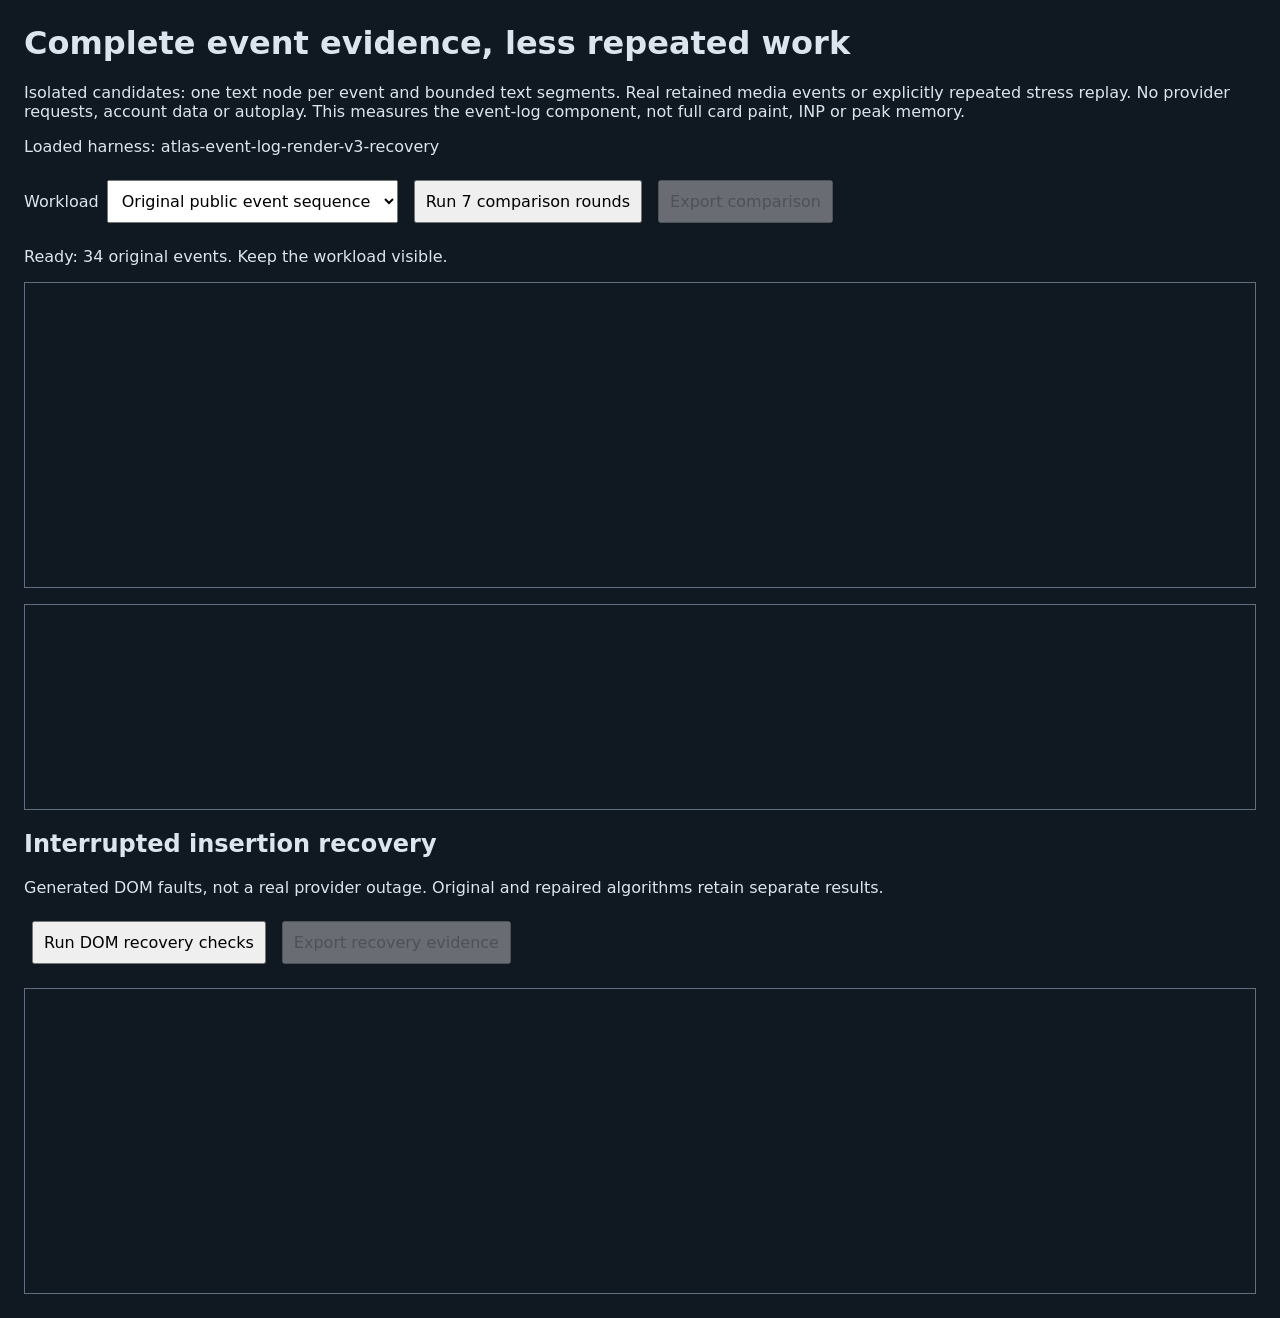
<file: docs/media-lab/event-log-benchmark.template.html>
<!doctype html><html lang="en"><meta charset="utf-8"><meta name="viewport" content="width=device-width,initial-scale=1"><title>Atlas event-log rendering comparison</title><style>body{background:#101822;color:#dce5ed;font:16px system-ui;margin:24px}button,select{font:inherit;padding:10px;margin:8px}pre{white-space:pre-wrap;overflow:auto;border:1px solid #607080;padding:12px;height:280px}#results{height:180px}label{display:inline-block}a{color:#9cd7ff}</style><h1>Complete event evidence, less repeated work</h1><p>Isolated candidates: one text node per event and bounded text segments. Real retained media events or explicitly repeated stress replay. No provider requests, account data or autoplay. This measures the event-log component, not full card paint, INP or peak memory.</p><p id="identity">Loading…</p><label>Workload<select id="repeat"><option value="1">Original public event sequence</option><option value="8">8× generated replay</option><option value="32">32× generated replay</option></select></label><button id="run" disabled>Run 7 comparison rounds</button><button id="export" disabled>Export comparison</button><p id="status" role="status">Loading local fixture…</p><pre id="workload" tabindex="0" aria-label="Complete event log"></pre><pre id="results" aria-label="Measurement results"></pre><h2>Interrupted insertion recovery</h2><p>Generated DOM faults, not a real provider outage. Original and repaired algorithms retain separate results.</p><button id="recover">Run DOM recovery checks</button><button id="export-recovery" disabled>Export recovery evidence</button><pre id="recovery-results" aria-label="DOM recovery results"></pre><script type="module" src="event-log-benchmark.js"></script></html>
</file>
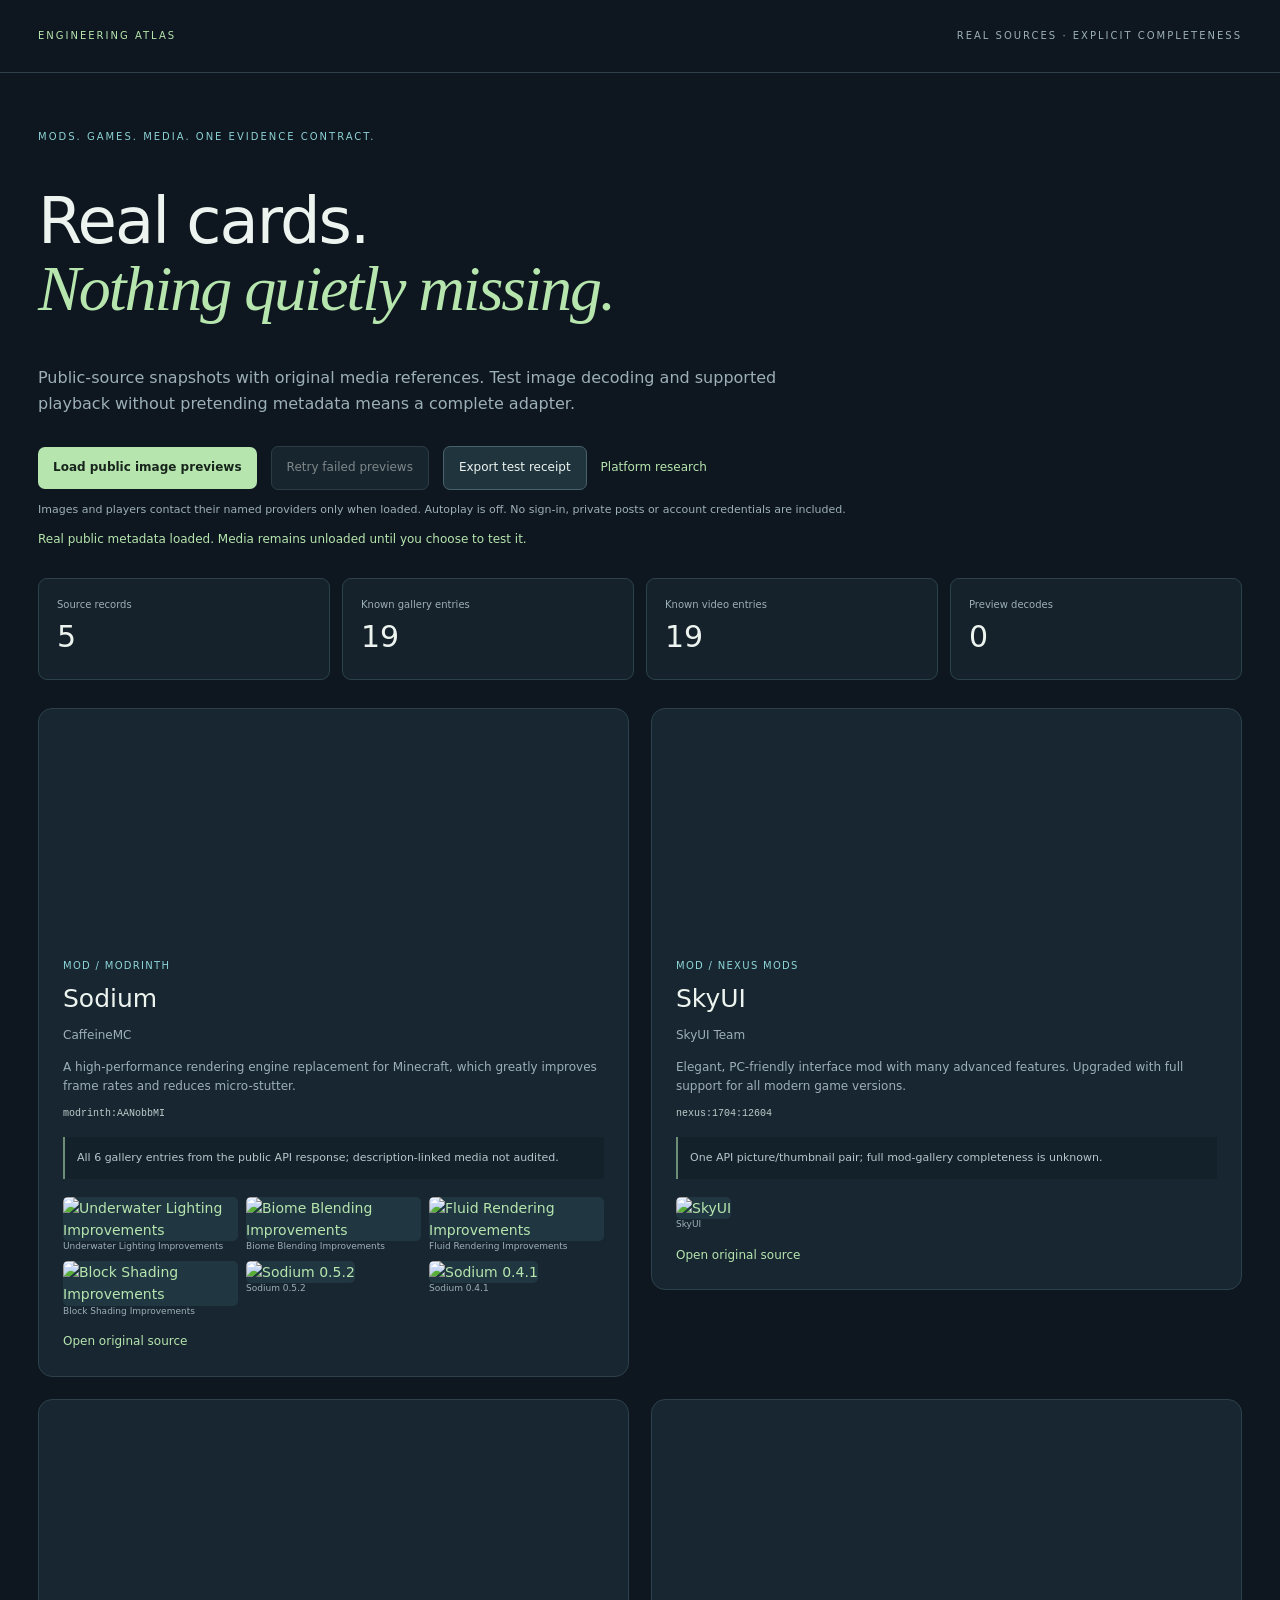
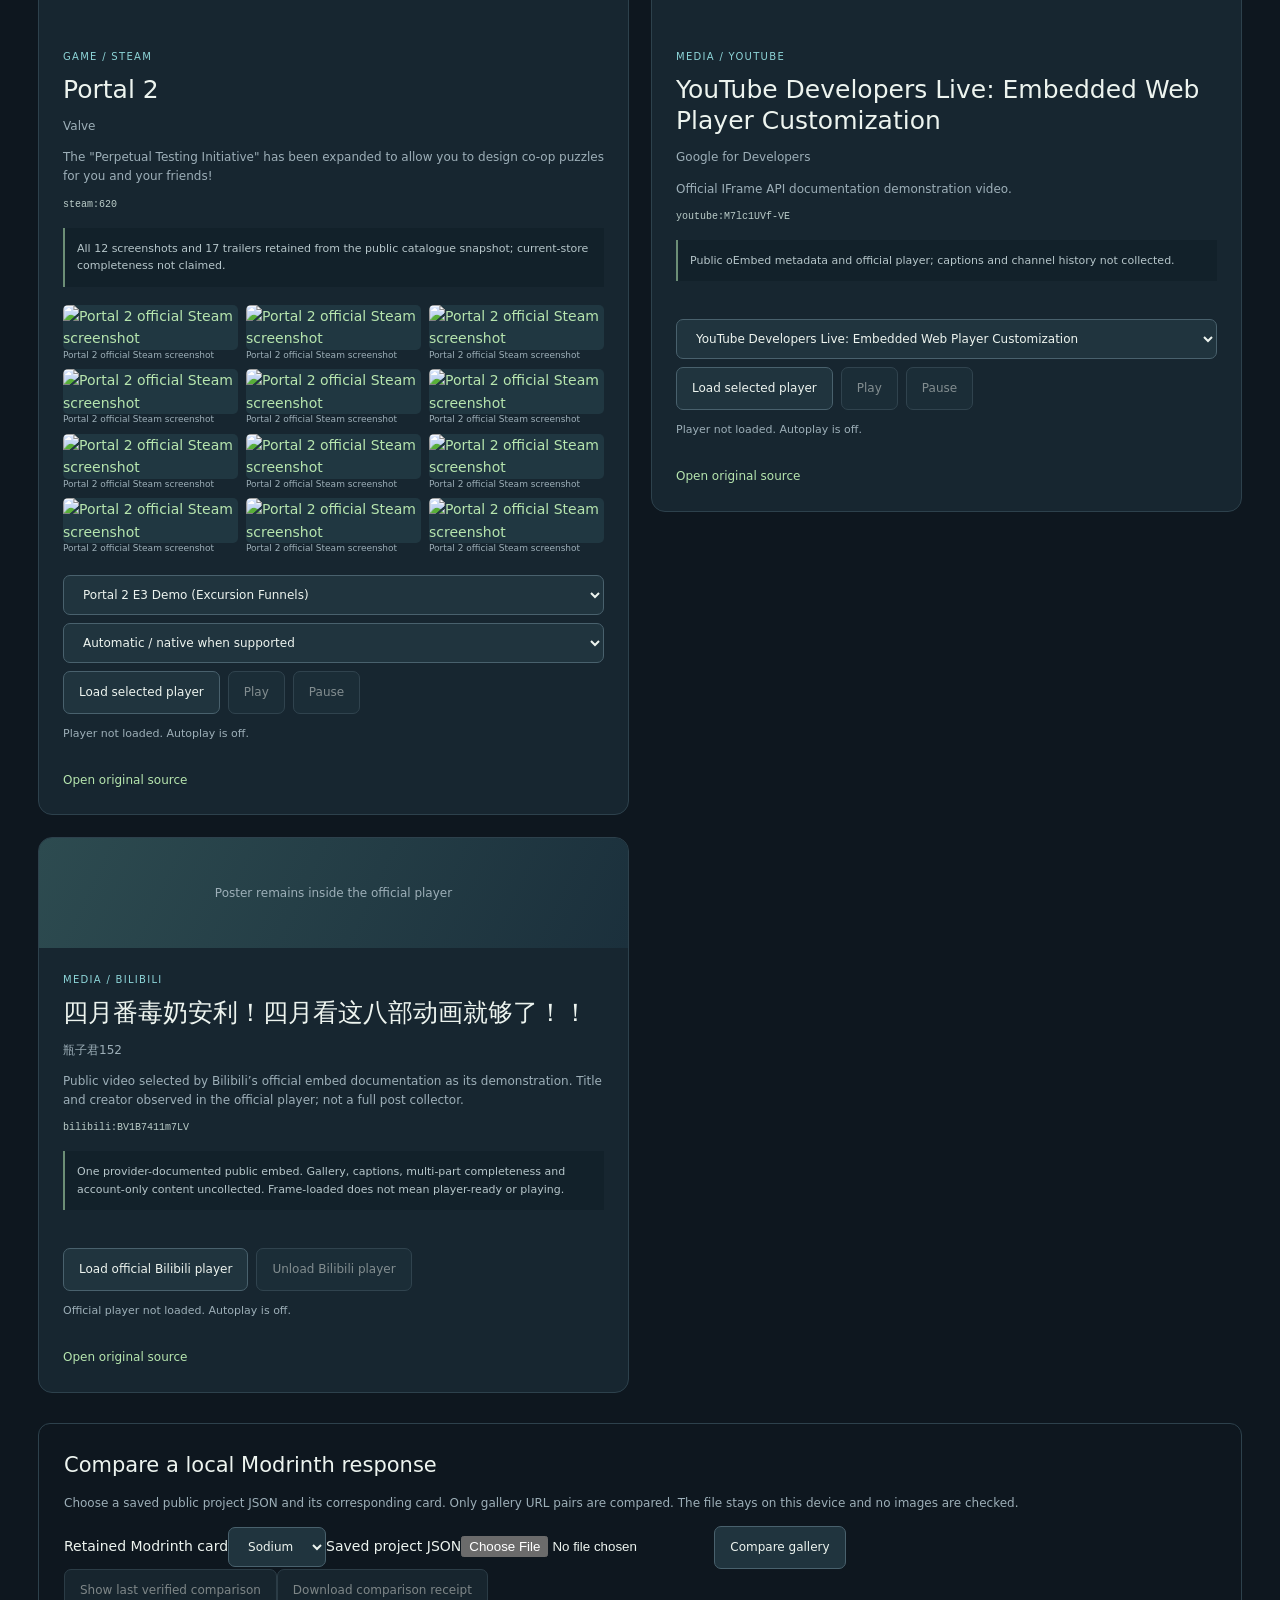
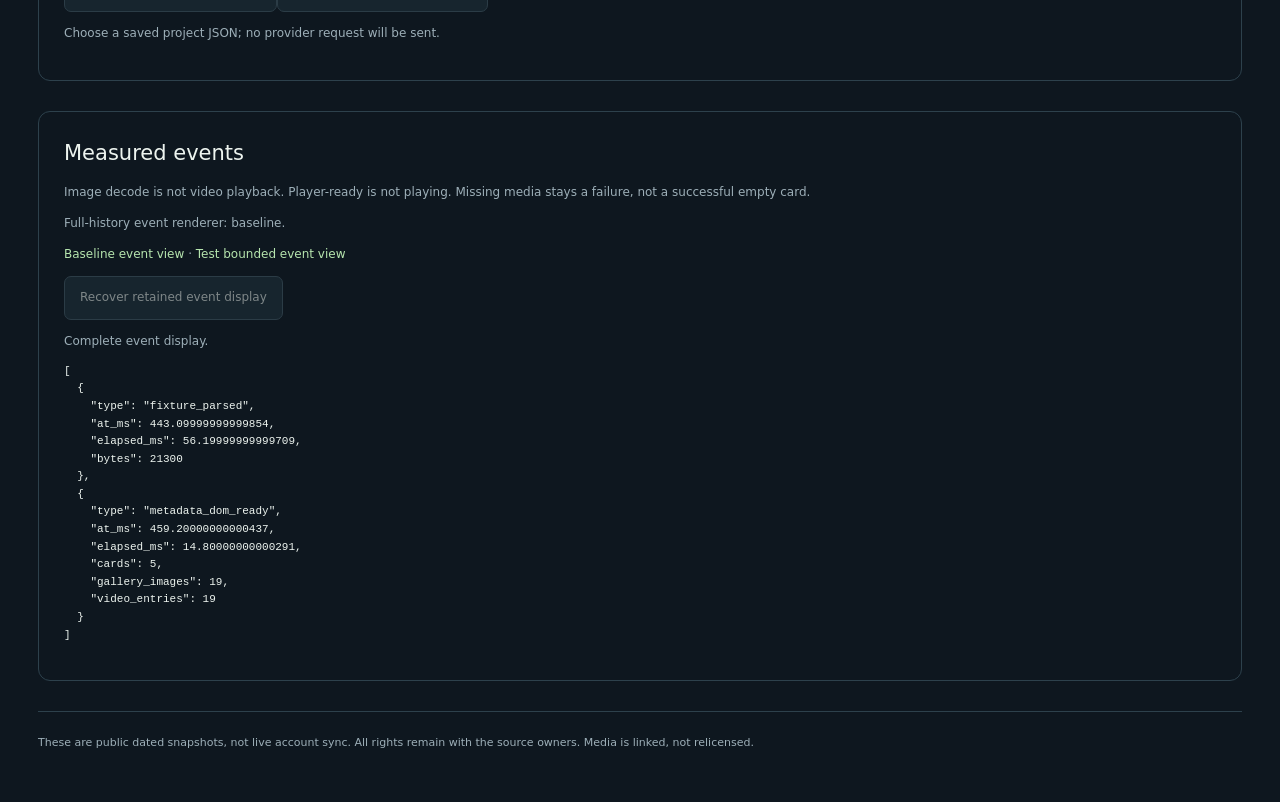
<file: docs/media-lab/index.template.html>
<!doctype html><html lang="en"><head><meta charset="utf-8"><meta name="viewport" content="width=device-width,initial-scale=1"><meta name="referrer" content="strict-origin-when-cross-origin"><title>Atlas · Real media laboratory</title><link rel="stylesheet" href="media.css"></head><body><header><a href="../">ENGINEERING ATLAS</a><span>REAL SOURCES · EXPLICIT COMPLETENESS</span></header><main><p class="eyebrow">MODS. GAMES. MEDIA. ONE EVIDENCE CONTRACT.</p><h1>Real cards.<br><em>Nothing quietly missing.</em></h1><p class="intro">Public-source snapshots with original media references. Test image decoding and supported playback without pretending metadata means a complete adapter.</p><div class="controls"><button id="load-media" disabled>Load public image previews</button><button id="retry-media" disabled>Retry failed previews</button><button id="export" disabled>Export test receipt</button><a href="https://github.com/Herbertofury/Engineering-Atlas/wiki/Site-Adapters">Platform research</a></div><p class="privacy">Images and players contact their named providers only when loaded. Autoplay is off. No sign-in, private posts or account credentials are included.</p><p id="status" role="status">Loading the versioned public fixture…</p><section class="metrics" aria-label="Current test evidence"><div><span>Source records</span><strong id="card-count">—</strong></div><div><span>Known gallery entries</span><strong id="gallery-count">—</strong></div><div><span>Known video entries</span><strong id="video-count">—</strong></div><div><span>Preview decodes</span><strong id="decoded">0</strong></div></section><section id="cards" class="cards" aria-label="Real source cards"></section><section class="receipt" aria-labelledby="local-compare-title"><h2 id="local-compare-title">Compare a local Modrinth response</h2><p>Choose a saved public project JSON and its corresponding card. Only gallery URL pairs are compared. The file stays on this device and no images are checked.</p><form id="local-compare-form"><label for="local-compare-card">Retained Modrinth card</label><select id="local-compare-card" required></select><label for="local-compare-file">Saved project JSON</label><input id="local-compare-file" type="file" accept="application/json,.json" required><button id="local-compare-run" type="submit" disabled>Compare gallery</button></form><button id="local-compare-last" type="button" disabled>Show last verified comparison</button><button id="local-compare-download" type="button" disabled>Download comparison receipt</button><p id="local-compare-status" role="status">Waiting for public snapshot.</p></section><section class="receipt"><h2>Measured events</h2><p>Image decode is not video playback. Player-ready is not playing. Missing media stays a failure, not a successful empty card.</p><p id="event-mode"></p><p><a href="?event_view=baseline">Baseline event view</a> · <a href="?event_view=bounded">Test bounded event view</a></p><button id="recover-log" disabled>Recover retained event display</button><p id="log-status" role="status">No events yet.</p><pre id="events"></pre></section><footer>These are public dated snapshots, not live account sync. All rights remain with the source owners. Media is linked, not relicensed.</footer></main><script type="module" src="media.js"></script></body></html>
</file>
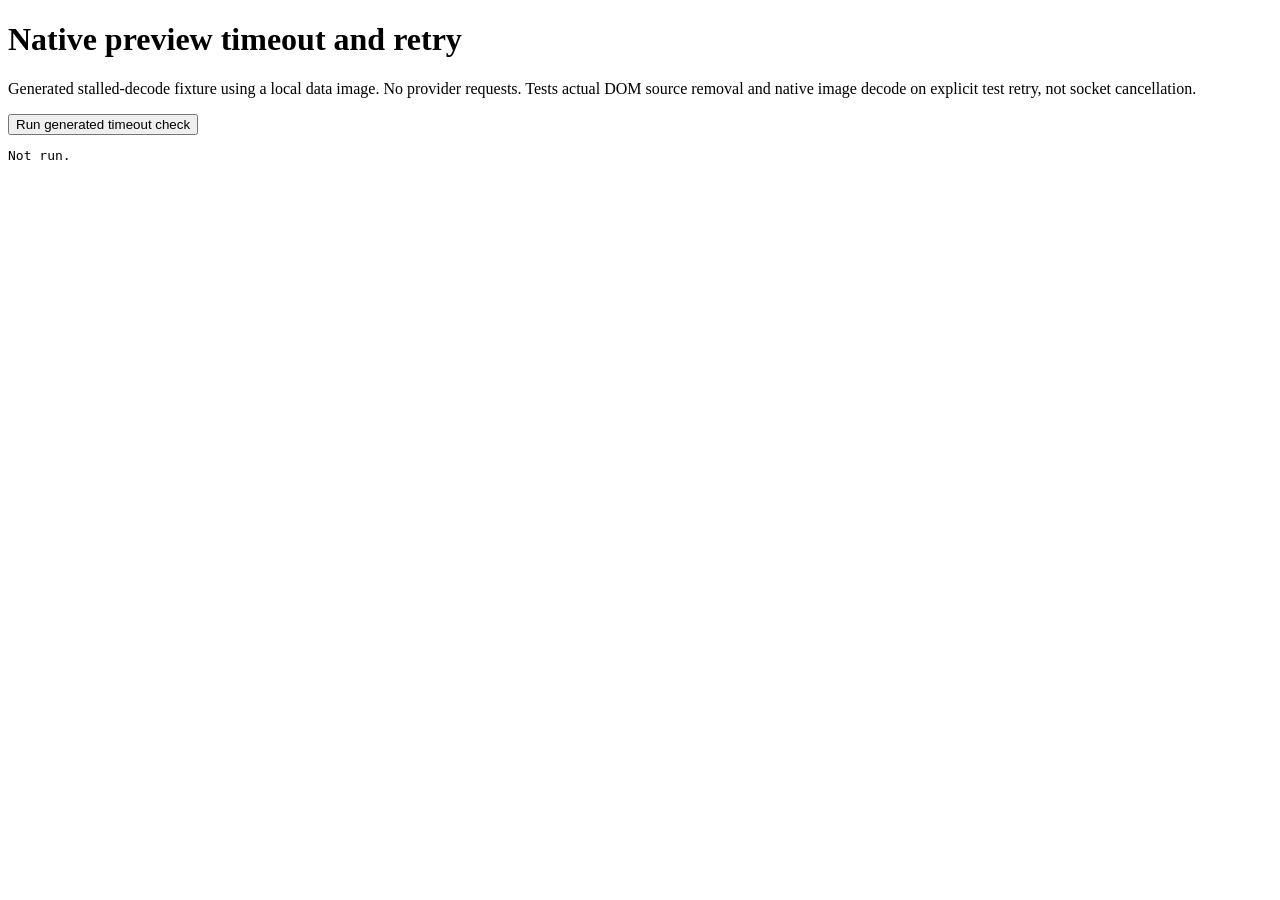
<file: docs/media-lab/preview-timeout-check.html>
<!doctype html><html lang="en"><meta charset="utf-8"><meta name="viewport" content="width=device-width,initial-scale=1"><title>Atlas native preview timeout check</title><body><h1>Native preview timeout and retry</h1><p>Generated stalled-decode fixture using a local data image. No provider requests. Tests actual DOM source removal and native image decode on explicit test retry, not socket cancellation.</p><button id="run">Run generated timeout check</button><div id="image"></div><pre id="output">Not run.</pre><script type="module" src="preview-timeout-check.143bcbd493e6bd6a.js"></script></body></html>
</file>
<file: docs/card-lab/lab.css>
:root{color-scheme:dark;--bg:#101820;--line:#2b3c46;--text:#ecf3ef;--muted:#9cabb4;--green:#b7e6b3}*{box-sizing:border-box}body{margin:0;background:var(--bg);color:var(--text);font:14px/1.6 system-ui,sans-serif}header,main{max-width:1240px;margin:auto;padding:28px 40px}header{display:flex;justify-content:space-between;border-bottom:1px solid var(--line);font-size:10px;letter-spacing:1.6px;color:var(--muted)}a{color:var(--green);text-decoration:none}.eyebrow{color:#83ccd0;letter-spacing:2px;font-size:10px;margin-top:18px}h1{font-size:clamp(34px,4.8vw,60px);line-height:1.1;letter-spacing:-1.6px;font-weight:400}h1 em{font-family:Georgia,serif;color:var(--green)}.lead{max-width:770px;color:var(--muted);font-size:15px}.controls{display:flex;flex-wrap:wrap;gap:16px;align-items:end;margin-top:34px;padding:22px;border:1px solid var(--line);border-radius:12px;background:#18252e}label{display:grid;gap:7px;font-size:11px;color:var(--muted)}button,input,select{font:inherit;border-radius:6px;padding:10px 13px;border:1px solid #465b66;color:var(--text);background:#101b24}button{cursor:pointer;font-size:12px}button:disabled{opacity:.45;cursor:not-allowed}button:focus-visible,input:focus-visible,select:focus-visible{outline:2px solid var(--green);outline-offset:4px}#run{background:var(--green);color:#142519;border:0;font-weight:650}#status{color:var(--green);font-size:12px;margin:20px 0}.results{padding:24px;border:1px solid var(--line);border-radius:12px}h2{font-weight:500;font-size:18px;margin:0 0 14px}.results p,details{color:var(--muted);font-size:12px}details{margin-top:18px}pre{white-space:pre-wrap;overflow-wrap:anywhere;font-size:11px;max-height:300px;overflow:auto}#output:empty{display:none}.stage-header{display:flex;align-items:end;gap:15px;justify-content:space-between;margin:34px 0 15px}.stage-header h2{margin-right:auto}#viewport{height:600px;max-height:calc(100vh - 100px);overflow:auto;overscroll-behavior:contain;border:1px solid var(--line);border-radius:12px;padding:16px;background:#0d151c}#cards{display:grid;grid-template-columns:repeat(3,minmax(0,1fr));gap:14px}.card{height:244px;border:1px solid #2c424e;border-radius:10px;background:linear-gradient(135deg,#1c3039,#14232c);padding:20px;overflow:hidden}.card .art{height:60px;border-radius:5px;background:linear-gradient(110deg,#345650,#213e54);margin-bottom:16px}.card h3{font-size:15px;margin:0 0 10px}.card .id{font-size:10px;color:var(--green);letter-spacing:1px}.card p{font-size:12px;color:var(--muted);margin:8px 0}.card .metadata{max-height:42px;overflow:auto;white-space:pre-wrap;overflow-wrap:anywhere;font:10px monospace;color:#a6b9bf;scrollbar-width:thin}.contained .card{content-visibility:auto;contain-intrinsic-size:auto 244px}dialog{color:var(--text);background:#172630;border:1px solid #64857f;border-radius:12px;width:min(700px,90vw);padding:28px}dialog::backdrop{background:#0009}footer{color:var(--muted);font-size:11px;margin:28px 0}@media(max-width:800px){header,main{padding:22px}header span{display:none}#cards{grid-template-columns:repeat(2,minmax(0,1fr))}.controls{gap:10px}.stage-header{flex-wrap:wrap}.stage-header h2{width:100%}}@media(max-width:480px){#cards{grid-template-columns:1fr}h1{font-size:36px}.controls label{flex:1}#viewport{height:540px}.stage-header label{flex:1}}

#cards.grouped{grid-template-columns:1fr}.card-group{display:grid;grid-template-columns:repeat(3,minmax(0,1fr));gap:14px;content-visibility:auto;contain-intrinsic-size:auto var(--group-height)}@media(max-width:800px){.card-group{grid-template-columns:repeat(2,minmax(0,1fr))}}@media(max-width:480px){.card-group{grid-template-columns:1fr}}

.metadata-contained .metadata{content-visibility:auto;contain-intrinsic-size:auto 42px}
</file>
<file: docs/audio-lab/audio.ff576341de73304a.css>
:root{color-scheme:dark;font-family:system-ui,sans-serif;background:#0b1220;color:#e7eef8}*{box-sizing:border-box}body{margin:0}main{max-width:1000px;margin:auto;padding:clamp(20px,5vw,56px)}a{color:#8bc4ff}header p{color:#aebdd1;max-width:72ch;line-height:1.65}.eyebrow{font-size:.8rem;letter-spacing:.12em;text-transform:uppercase;color:#80dfbd}h1{font-size:clamp(1.8rem,5vw,3rem);line-height:1.12;margin:.5em 0}.grid{display:grid;grid-template-columns:minmax(0,1.4fr) minmax(0,1fr);gap:20px}.panel{background:#121e30;border:1px solid #2d405a;border-radius:18px;padding:24px;min-width:0}h2{font-size:1.15rem;margin-top:0}.actions{display:flex;flex-wrap:wrap;gap:10px;margin:20px 0}button{font:inherit;font-weight:650;min-height:44px;padding:10px 16px;border:1px solid #45617c;border-radius:10px;background:#1e354d;color:#fff;cursor:pointer}button.primary{background:#80dfbd;color:#092820;border-color:#80dfbd}button:disabled{opacity:.45;cursor:not-allowed}button:focus-visible,a:focus-visible{outline:3px solid #fff;outline-offset:4px}.state{display:inline-block;padding:6px 11px;border-radius:999px;background:#23364e;color:#c6d7eb;font-size:.82rem}#status{min-height:3.8em;line-height:1.55;color:#c4d2e3}audio{width:100%;margin:12px 0}dl{margin:0}dt{font-size:.8rem;color:#9dafc7;margin-top:18px}dd{margin:5px 0 0;line-height:1.5;overflow-wrap:anywhere}#hash{font: .78rem ui-monospace,monospace}pre{white-space:pre-wrap;overflow-wrap:anywhere;max-height:240px;overflow:auto;font:.78rem/1.6 ui-monospace,monospace;color:#aebdd1}.note{font-size:.85rem;color:#aebdd1;line-height:1.6}footer{margin-top:22px;color:#9dafc7;font-size:.82rem;line-height:1.6}@media(max-width:720px){.grid{grid-template-columns:1fr}.panel{padding:20px}}

.state[data-state=playing],.state[data-state=player-ready]{background:#24413f;color:#a6f0d4}.state[data-state=failed]{background:#472630;color:#ffd0d6}.state[data-state=buffering],.state[data-state=stalled]{background:#44391e;color:#ffe4a0}
</file>
<file: docs/card-lab/lab.0c9685b839507ac7.css>
:root{color-scheme:dark;--bg:#101820;--line:#2b3c46;--text:#ecf3ef;--muted:#9cabb4;--green:#b7e6b3}*{box-sizing:border-box}body{margin:0;background:var(--bg);color:var(--text);font:14px/1.6 system-ui,sans-serif}header,main{max-width:1240px;margin:auto;padding:28px 40px}header{display:flex;justify-content:space-between;border-bottom:1px solid var(--line);font-size:10px;letter-spacing:1.6px;color:var(--muted)}a{color:var(--green);text-decoration:none}.eyebrow{color:#83ccd0;letter-spacing:2px;font-size:10px;margin-top:18px}h1{font-size:clamp(34px,4.8vw,60px);line-height:1.1;letter-spacing:-1.6px;font-weight:400}h1 em{font-family:Georgia,serif;color:var(--green)}.lead{max-width:770px;color:var(--muted);font-size:15px}.controls{display:flex;flex-wrap:wrap;gap:16px;align-items:end;margin-top:34px;padding:22px;border:1px solid var(--line);border-radius:12px;background:#18252e}label{display:grid;gap:7px;font-size:11px;color:var(--muted)}button,input,select{font:inherit;border-radius:6px;padding:10px 13px;border:1px solid #465b66;color:var(--text);background:#101b24}button{cursor:pointer;font-size:12px}button:disabled{opacity:.45;cursor:not-allowed}button:focus-visible,input:focus-visible,select:focus-visible{outline:2px solid var(--green);outline-offset:4px}#run{background:var(--green);color:#142519;border:0;font-weight:650}#status{color:var(--green);font-size:12px;margin:20px 0}.results{padding:24px;border:1px solid var(--line);border-radius:12px}h2{font-weight:500;font-size:18px;margin:0 0 14px}.results p,details{color:var(--muted);font-size:12px}details{margin-top:18px}pre{white-space:pre-wrap;overflow-wrap:anywhere;font-size:11px;max-height:300px;overflow:auto}#output:empty{display:none}.stage-header{display:flex;align-items:end;gap:15px;justify-content:space-between;margin:34px 0 15px}.stage-header h2{margin-right:auto}#viewport{height:600px;max-height:calc(100vh - 100px);overflow:auto;overscroll-behavior:contain;border:1px solid var(--line);border-radius:12px;padding:16px;background:#0d151c}#cards{display:grid;grid-template-columns:repeat(3,minmax(0,1fr));gap:14px}.card{height:244px;border:1px solid #2c424e;border-radius:10px;background:linear-gradient(135deg,#1c3039,#14232c);padding:20px;overflow:hidden}.card .art{height:60px;border-radius:5px;background:linear-gradient(110deg,#345650,#213e54);margin-bottom:16px}.card h3{font-size:15px;margin:0 0 10px}.card .id{font-size:10px;color:var(--green);letter-spacing:1px}.card p{font-size:12px;color:var(--muted);margin:8px 0}.card .metadata{max-height:42px;overflow:auto;white-space:pre-wrap;overflow-wrap:anywhere;font:10px monospace;color:#a6b9bf;scrollbar-width:thin}.contained .card{content-visibility:auto;contain-intrinsic-size:auto 244px}dialog{color:var(--text);background:#172630;border:1px solid #64857f;border-radius:12px;width:min(700px,90vw);padding:28px}dialog::backdrop{background:#0009}footer{color:var(--muted);font-size:11px;margin:28px 0}@media(max-width:800px){header,main{padding:22px}header span{display:none}#cards{grid-template-columns:repeat(2,minmax(0,1fr))}.controls{gap:10px}.stage-header{flex-wrap:wrap}.stage-header h2{width:100%}}@media(max-width:480px){#cards{grid-template-columns:1fr}h1{font-size:36px}.controls label{flex:1}#viewport{height:540px}.stage-header label{flex:1}}

#cards.grouped{grid-template-columns:1fr}.card-group{display:grid;grid-template-columns:repeat(3,minmax(0,1fr));gap:14px;content-visibility:auto;contain-intrinsic-size:auto var(--group-height)}@media(max-width:800px){.card-group{grid-template-columns:repeat(2,minmax(0,1fr))}}@media(max-width:480px){.card-group{grid-template-columns:1fr}}

.metadata-contained .metadata{content-visibility:auto;contain-intrinsic-size:auto 42px}
</file>
<file: docs/explorer/explorer.3c4c931f11046f27.css>
@charset "UTF-8";
:root{--ink:#152e37;--muted:#52636a;--paper:#f5f6f2;--white:#fff;--line:#dce3df;--teal:#087a69;--teal-dark:#056150;--mint:#e7f3ec;--orange:#a35113;--amber:#fff2dc;--nav:#102e36;--radius:10px;font-family:Inter,"Segoe UI",Arial,sans-serif;color:var(--ink);background:var(--paper);font-synthesis:none}
*{box-sizing:border-box}body{margin:0;font-size:14px;line-height:1.55}button,input,select{font:inherit}button,select{cursor:pointer}button:disabled{cursor:default;opacity:.45}button,a,input,select,summary{outline-offset:4px}a{color:var(--teal-dark);text-decoration:none}a:hover{text-decoration:underline}button:focus-visible,a:focus-visible,input:focus-visible,select:focus-visible,summary:focus-visible{outline:3px solid #b66719}button{color:inherit}h1,h2,h3,p{margin:0}h1,h2,h3{line-height:1.17}h2{font-size:25px;letter-spacing:-.7px}h3{font-size:18px}button{border:0}select,input{min-width:0}input,select{accent-color:var(--teal)}[hidden]{display:none!important}.sr-only{position:absolute;width:1px;height:1px;padding:0;margin:-1px;overflow:hidden;clip:rect(0,0,0,0);white-space:nowrap;border:0}.skip{position:fixed;top:-100px;left:12px;padding:14px;background:white;z-index:30}.skip:focus{top:10px}
.masthead{height:88px;display:flex;align-items:center;gap:40px;padding:0 36px;background:white;border-bottom:1px solid var(--line)}.brand{display:flex;gap:12px;align-items:center;color:var(--ink);font-size:10px;letter-spacing:1.7px;line-height:1.4}.brand:hover{text-decoration:none}.brand strong{font-size:20px;letter-spacing:4px}.brand-symbol{position:relative;display:flex;align-items:center;justify-content:center;width:40px;height:40px;background:var(--ink);color:white;font-size:31px;font-weight:700;letter-spacing:-4px;border-radius:9px}.brand-symbol span{font-size:17px;align-self:flex-start;margin-top:1px;letter-spacing:0}.masthead-label{border-left:1px solid var(--line);padding-left:30px;font-size:10px;font-weight:700;letter-spacing:1.8px;color:var(--muted)}.masthead nav{display:flex;gap:27px;margin-left:auto;font-weight:600;font-size:12px}.masthead nav a{color:var(--ink)}
.shell{display:grid;grid-template-columns:228px minmax(0,1fr);max-width:1800px;margin:auto}.sidebar{padding:34px 17px 30px 24px;border-right:1px solid var(--line);background:#edf1ed;display:flex;flex-direction:column;align-self:stretch}.eyebrow{font-size:10px;font-weight:750;letter-spacing:1.7px;line-height:1.7;color:var(--muted)}.sidebar>.eyebrow{padding-left:10px;margin-bottom:16px}.sidebar-title{font-size:9px;font-weight:700;color:#627570;letter-spacing:1.7px;margin:28px 10px 11px}.nav-button{display:flex;justify-content:space-between;gap:10px;align-items:center;width:100%;padding:10px 12px;background:transparent;text-align:left;font-size:12px;border-radius:6px;margin-bottom:3px;line-height:1.4}.nav-button:hover{background:#e0e9e1}.nav-button.active{background:var(--nav);color:#fff}.nav-count{font-size:10px;font-variant-numeric:tabular-nums;opacity:.75}.category-list{display:flex;flex-direction:column}.sidebar-note{margin:35px 7px 0;padding:19px 0 0;border-top:1px solid #cbd6ce;font-size:11px}.sidebar-note strong{display:block;font-size:12px;margin:9px 0}.sidebar-note p{color:var(--muted);margin-bottom:13px}.status-dot{display:block;width:7px;height:7px;border-radius:100%;background:var(--teal);box-shadow:0 0 0 5px #dae9de;margin:4px 0 15px 4px}.sidebar-link{font-size:11px;margin:25px 7px}
main{min-width:0;padding:36px 44px 0;max-width:1400px;width:100%;margin:auto}.hero-top{display:flex;justify-content:space-between;gap:16px;align-items:center}.snapshot{font-family:"SFMono-Regular",Consolas,monospace;font-size:10px;color:#627069;white-space:nowrap}.hero h1{font-size:clamp(38px,4vw,57px);font-weight:650;letter-spacing:-2.7px;line-height:1.05;margin:24px 0 18px}.hero h1 span{color:var(--teal)}.hero-bottom{display:flex;gap:28px;align-items:flex-end;justify-content:space-between}.hero-bottom p{max-width:535px;font-size:14px;line-height:1.7;color:var(--muted)}.text-link{font-size:12px;font-weight:650}.hero-bottom .text-link{white-space:nowrap;padding-bottom:4px}.stats{display:grid;grid-template-columns:repeat(4,1fr);padding:22px 0;margin:28px 0 0;border-top:1px solid var(--line);border-bottom:1px solid var(--line)}.stats>div{padding:0 24px;display:flex;flex-direction:column-reverse;border-left:1px solid var(--line)}.stats>div:first-child{padding-left:0;border:0}.stats dt{font-size:10px;color:var(--muted);margin-top:3px}.stats dd{font-size:29px;margin:0;line-height:1.15;font-weight:600;letter-spacing:-1px;font-variant-numeric:tabular-nums}.catalog{padding-top:32px;scroll-margin-top:20px}.section-heading{display:flex;gap:16px;justify-content:space-between;align-items:center;margin-bottom:22px}.section-heading .eyebrow{margin-bottom:7px}.button{display:inline-flex;justify-content:center;align-items:center;gap:8px;padding:9px 13px;border-radius:6px;font-weight:600;font-size:11px;white-space:nowrap;min-height:36px}.primary{background:var(--teal);color:white}.primary:hover{background:var(--teal-dark)}.secondary{border:1px solid #cfd9d2;background:white}.secondary:hover{background:#edf5ef}.quiet{background:transparent;color:var(--muted);padding:7px}.quiet:hover{background:#e8ede7}.button #shortlist-count{background:var(--mint);color:var(--teal-dark);padding:0 5px;border-radius:3px}.search-row{display:flex;gap:12px}.search-field{border:1px solid #cbd7d0;box-shadow:0 2px 4px #243b2c04;border-radius:7px;background:white;padding:0 15px;display:flex;align-items:center;gap:10px;flex:1}.search-field>span:first-child{font-size:29px;font-weight:300;color:var(--teal);line-height:1}.search-field input{background:transparent;border:0;padding:13px 0;flex:1;width:100%;color:var(--ink);font-size:13px;outline-offset:0}.search-field:focus-within{box-shadow:0 0 0 2px #258b7360}.search-field input:focus{outline:none}.search-field input::placeholder{color:#6e7e76}.filters{display:grid;grid-template-columns:repeat(3,minmax(0,1fr));gap:12px;margin:18px 0 19px}.filters label,.cohort-control label{display:flex;flex-direction:column;gap:6px;color:var(--muted);font-size:10px;font-weight:600}.filters select,.cohort-control select{background:white;border:1px solid var(--line);border-radius:5px;padding:8px 27px 8px 10px;min-height:36px;color:var(--ink);font-size:11px;width:100%}.sort-row{display:flex;align-items:center;gap:20px;justify-content:space-between;border-top:1px solid var(--line);padding:15px 0}.sort-row>span{font-size:11px;color:var(--muted)}.sort-actions{display:flex;gap:10px;align-items:center}.sort-label{font-size:10px;color:var(--muted);display:flex;gap:6px;align-items:center;white-space:nowrap}.sort-label select{color:var(--ink);font-size:11px;font-weight:650;border:0;background:transparent;max-width:175px}.evidence-note{display:flex;align-items:flex-start;gap:10px;padding:12px 14px;background:#eaf0e9;border:1px solid #d6e1d6;border-radius:6px;color:#465c50;font-size:11px;margin-bottom:16px;line-height:1.65}.note-icon{border:1px solid #819789;border-radius:50%;font-size:10px;line-height:14px;min-width:15px;text-align:center;margin-top:2px}.evidence-note a{font-weight:600}.cohort-control{margin-bottom:14px;max-width:100%}.cohort-control select{font-size:12px}
.results{display:flex;flex-direction:column;gap:10px}.research-card{border:1px solid var(--line);border-radius:8px;background:white;overflow:hidden}.card-main{padding:18px 19px;display:grid;grid-template-columns:35px minmax(0,1fr) 145px;gap:13px}.entry-icon{width:34px;height:34px;border:1px solid #dce5df;background:#f3f6f1;display:flex;align-items:center;justify-content:center;font-family:Consolas,monospace;font-size:12px;color:var(--teal);border-radius:7px;font-weight:700}.entry-icon.paper{background:#fff2e4;color:#975b20;border-color:#f0e3d3}.card-title{display:flex;gap:9px;align-items:center;flex-wrap:wrap}.card-title h3{font-size:16px;letter-spacing:-.3px}.card-title h3 a{color:var(--ink)}.badge{font-size:9px;line-height:1.6;border:1px solid #dfe6df;border-radius:4px;padding:1px 6px;color:#52675d;background:#f7f9f5;white-space:nowrap}.badge.measured{color:#08715e;background:#e9f6ed;border-color:#cbe3d1}.badge.experimental{color:#9b5f13;background:#fff5e7;border-color:#edddc2}.card-summary{margin:7px 0 10px;font-size:12px;color:var(--muted);max-width:690px;line-height:1.65}.card-meta{display:flex;gap:7px 12px;align-items:center;flex-wrap:wrap;font-size:10px;color:#64766c}.card-meta .type{font-weight:650;color:#42594b}.card-meta .divider{color:#bdcbbf}.card-side{display:flex;flex-direction:column;align-items:flex-end;justify-content:space-between;gap:12px}.signal{font-size:16px;font-weight:650;line-height:1.2;font-variant-numeric:tabular-nums;text-align:right}.signal small{display:block;font-size:9px;font-weight:400;color:var(--muted);margin-top:5px;line-height:1.5;max-width:150px}.shortlist-label{display:flex;align-items:center;gap:6px;font-size:10px;color:var(--muted);cursor:pointer}.shortlist-label input{width:14px;height:14px;margin:0}.card-detail{border-top:1px solid #edf0eb}.card-detail summary{padding:8px 19px 8px 67px;list-style:none;cursor:pointer;font-size:10px;font-weight:600;color:var(--teal);display:flex;justify-content:space-between;gap:20px}.card-detail summary::-webkit-details-marker{display:none}.card-detail summary:after{content:'+';font-size:14px}.card-detail[open] summary:after{content:'−'}.detail-content{padding:12px 22px 22px 67px;font-size:12px;line-height:1.7}.detail-content h4{font-size:10px;text-transform:uppercase;letter-spacing:.8px;margin:18px 0 6px;color:var(--muted)}.detail-content h4:first-child{margin-top:2px}.detail-content ul{padding-left:18px;margin:4px 0 12px}.detail-content li{margin-bottom:5px}.detail-content .detail-grid{display:grid;grid-template-columns:1.2fr 1fr;gap:25px}.source-list small{color:var(--muted);display:block;font-size:10px}.source-list a{font-weight:600}.entry-actions{display:flex;gap:9px;flex-wrap:wrap;margin-top:16px}.empty{padding:55px 20px;text-align:center;border:1px dashed #bfcec3;border-radius:8px;background:#f1f5ef}.empty h3{font-size:19px;margin-bottom:9px}.empty p{color:var(--muted);font-size:12px;max-width:520px;margin:auto}.pagination{display:flex;align-items:center;justify-content:space-between;gap:15px;margin:22px 0}.pagination>span{font-size:11px;color:var(--muted)}
.methodology{margin-top:42px;padding:32px 0 40px;border-top:1px solid var(--line);scroll-margin-top:20px}.methodology>h2{max-width:590px;font-size:28px;margin:12px 0 25px}.method-grid{display:grid;grid-template-columns:repeat(3,1fr);gap:30px;margin-bottom:26px}.method-number{font-family:Consolas,monospace;font-size:12px;color:var(--teal);display:block;margin-bottom:14px}.method-grid h3{font-size:16px;margin-bottom:9px}.method-grid p{font-size:12px;color:var(--muted);line-height:1.8}footer{border-top:1px solid var(--line);padding:22px 0 28px;display:flex;align-items:flex-start;gap:24px;font-size:10px;color:var(--muted)}footer>span{font-size:9px;letter-spacing:1px;font-weight:650;white-space:nowrap}footer>p{max-width:460px;margin-left:auto}footer>a{white-space:nowrap}
dialog{width:min(1120px,calc(100% - 40px));max-height:85vh;border:1px solid var(--line);padding:28px;border-radius:12px;background:var(--paper);color:var(--ink);box-shadow:0 20px 100px #001b2840}dialog::backdrop{background:#061b27a6}.dialog-header{display:flex;justify-content:space-between;gap:15px;align-items:center}.dialog-header h2{margin-top:6px}#comparison-note{font-size:12px;color:var(--muted);margin:20px 0}.comparison-cards{display:grid;grid-template-columns:repeat(auto-fit,minmax(220px,1fr));gap:15px}.comparison-card{background:white;padding:19px;border:1px solid var(--line);border-radius:7px;font-size:12px;min-width:0}.comparison-card h3{font-size:18px;overflow-wrap:anywhere}.comparison-card h4{font-size:10px;color:var(--muted);text-transform:uppercase;letter-spacing:.5px;margin:20px 0 7px}.comparison-card p{margin-top:10px}.comparison-card ul{padding-left:18px}.comparison-card li{margin-bottom:7px}.comparison-card .button{margin-top:14px}.dialog-actions{display:flex;gap:10px;margin-top:24px}.toast{position:fixed;bottom:25px;left:50%;transform:translateX(-50%);max-width:90vw;background:var(--ink);color:#fff;font-size:12px;padding:12px 22px;box-shadow:0 6px 25px #001d2b30;border-radius:8px;z-index:40}
@media(min-width:1550px){main{padding-left:60px;padding-right:60px}.shell{grid-template-columns:250px minmax(0,1fr)}.sidebar{padding-left:30px;padding-right:24px}.hero h1{font-size:61px}.card-main{padding-top:21px;padding-bottom:21px}}
@media(max-width:1100px){.shell{grid-template-columns:195px minmax(0,1fr)}main{padding:30px 25px 0}.sidebar{padding-left:13px;padding-right:12px}.hero-bottom{display:block}.hero-bottom .text-link{display:inline-block;margin-top:13px}.filters{grid-template-columns:repeat(3,1fr)}.sort-row{align-items:flex-start;flex-wrap:wrap;gap:8px}.sort-actions{flex-wrap:wrap}.card-main{grid-template-columns:30px minmax(0,1fr) 115px;gap:10px}.card-detail summary{padding-left:59px}.detail-content{padding-left:25px}.detail-content .detail-grid{grid-template-columns:1fr}.masthead{padding:0 24px;gap:25px}footer{flex-wrap:wrap}footer>p{margin-left:0}.hero-top{align-items:flex-start;flex-direction:column;gap:8px}.hero h1{margin-top:20px}.stats>div{padding:0 12px}}
@media(max-width:760px){.masthead{height:74px;padding:0 18px}.masthead-label{display:none}.masthead nav{gap:16px;font-size:11px}.brand{font-size:8px}.brand strong{font-size:17px}.brand-symbol{width:34px;height:34px;font-size:27px}.shell{display:block}.sidebar{padding:15px 18px;border-right:0;border-bottom:1px solid var(--line);display:block}.sidebar>.eyebrow,.sidebar-title,.sidebar-note,.sidebar-link{display:none}.sidebar>#all-categories{display:inline-flex;width:auto;margin:0 7px 0 0;padding:7px 10px;vertical-align:top}.category-list{display:inline-flex;flex-direction:row;gap:5px;width:calc(100% - 137px);overflow:auto;vertical-align:top;scrollbar-width:thin}.category-list .nav-button{width:auto;white-space:nowrap;padding:7px 10px;margin:0}.nav-count{margin-left:5px}main{padding:26px 18px 0}.hero h1{font-size:44px;letter-spacing:-2px}.hero-bottom p{font-size:13px}.stats{margin-top:22px;padding:18px 0}.stats dd{font-size:25px}.stats dt{font-size:9px}.stats>div{padding:0 9px}.section-heading{align-items:flex-end}.section-heading h2{font-size:22px}.section-heading .button{font-size:10px;padding:8px}.search-row>.button{font-size:10px;padding:8px}.search-field{padding:0 10px}.search-field input{font-size:12px}.filters{grid-template-columns:repeat(2,minmax(0,1fr));gap:10px}.sort-actions{gap:7px}.sort-label select{max-width:160px}.card-main{grid-template-columns:28px minmax(0,1fr);padding:15px 13px;gap:10px}.entry-icon{width:28px;height:28px;font-size:10px}.card-side{grid-column:2;flex-direction:row;align-items:center;justify-content:space-between;margin-top:2px}.signal{text-align:left;font-size:13px}.signal small{display:inline;font-size:9px;margin-left:6px}.card-title h3{font-size:15px}.card-summary{font-size:11px}.card-detail summary{padding-left:51px;font-size:9px}.detail-content{padding:12px 15px 18px;font-size:11px}.card-meta{font-size:9px;gap:6px 8px}.methodology{margin-top:30px}.methodology>h2{font-size:25px}.method-grid{grid-template-columns:1fr;gap:22px}.method-grid article{display:grid;grid-template-columns:30px minmax(0,1fr);column-gap:12px}.method-grid p{grid-column:2}.method-number{grid-row:1/3;margin:2px 0}.method-grid h3{margin:0 0 8px}.comparison-cards{grid-template-columns:1fr}dialog{padding:18px;width:calc(100% - 24px);max-height:90vh}footer{gap:12px}.snapshot{font-size:9px}}
@media(prefers-reduced-motion:no-preference){html{scroll-behavior:smooth}.research-card{transition:border-color .15s,box-shadow .15s}.research-card:hover{border-color:#b4cbbd;box-shadow:0 2px 10px #213b2605}}
@media print{.sidebar,.masthead nav,.filters,.search-row,.sort-actions,.pagination,.shortlist-label,.button{display:none!important}.shell{display:block}main{padding:0}.card-detail{display:none}.research-card{break-inside:avoid}.hero h1{font-size:34px}.methodology{break-before:page}}

.layer-guide{margin:0 0 18px;padding:20px;background:#fff;border:1px solid #c7dacf;border-left:4px solid var(--teal);border-radius:8px}.layer-guide h3{margin:5px 0 10px;font-size:20px}.layer-decision,.layer-gate{font-size:12px;line-height:1.8}.layer-choices{display:grid;grid-template-columns:repeat(3,minmax(0,1fr));gap:20px;margin:15px 0}.layer-choices h4{font-size:10px;text-transform:uppercase;letter-spacing:.7px;color:var(--muted);margin:0 0 7px}.layer-choices ul{margin:0;padding-left:17px;font-size:12px}.layer-choices li{margin:4px 0}.layer-choices p,.layer-scope{font-size:10px;color:var(--muted);line-height:1.7}.layer-gate{border-top:1px solid var(--line);padding-top:12px}.layer-scope{margin-top:8px}
@media(min-width:1550px){.filters{grid-template-columns:repeat(6,minmax(0,1fr))}}
@media(max-width:760px){.layer-guide{padding:15px}.layer-choices{grid-template-columns:1fr;gap:13px}.layer-guide h3{font-size:18px}}

.plan-control{display:flex;align-items:flex-end;gap:20px;margin:0 0 19px}.plan-control label{display:flex;flex-direction:column;gap:6px;color:var(--muted);font-size:10px;font-weight:600;flex:1;min-width:0}.plan-control select{background:white;border:1px solid var(--line);border-radius:5px;padding:8px 27px 8px 10px;min-height:36px;color:var(--ink);font-size:11px;width:100%}.plan-control p{flex:1;font-size:10px;color:var(--muted);padding-bottom:3px}.plan-guide{margin:0 0 18px;padding:20px;background:#f0f6f2;border:1px solid #b9d2c4;border-radius:8px}.plan-heading{display:flex;justify-content:space-between;gap:18px;align-items:center}.plan-heading h3{margin:5px 0 10px;font-size:20px}.plan-decision{font-size:12px;line-height:1.8}.plan-scope{font-size:10px;color:var(--muted);margin-top:8px;line-height:1.7}.plan-contract{display:grid;grid-template-columns:repeat(3,minmax(0,1fr));gap:20px;margin-top:16px}.plan-contract h4,.related-plans h4{font-size:10px;text-transform:uppercase;letter-spacing:.7px;color:var(--muted);margin:0 0 7px}.plan-contract ul,.plan-protocol ul,.related-plans ul{padding-left:17px;font-size:11px;margin:5px 0}.plan-contract li,.plan-protocol li,.related-plans li{margin:5px 0}.plan-protocol{border-top:1px solid #ccded2;padding-top:12px;margin-top:16px;font-size:11px}.plan-protocol summary{cursor:pointer;color:var(--teal-dark);font-weight:650}.plan-protocol p{font-size:10px;color:var(--muted);margin-top:10px}.related-plans{border-top:1px solid var(--line);padding-top:12px;margin-top:12px}
@media(max-width:1100px){.plan-contract{grid-template-columns:1fr;gap:13px}}
@media(max-width:760px){.plan-control{display:block}.plan-control p{margin-top:8px}.plan-guide{padding:15px}.plan-heading{display:block}.plan-heading h3{font-size:18px}.plan-heading .button{margin-bottom:12px}.plan-control select{max-width:100%}}
@media print{.plan-control{display:none!important}.plan-guide{break-inside:avoid}}
</file>
<file: docs/media-lab/media.6d66277c4a909ad6.css>
:root{color-scheme:dark;--bg:#0e171f;--panel:#172630;--edge:#2d414c;--ink:#edf4ef;--muted:#9dafb8;--green:#b6e5ae}*{box-sizing:border-box}body{margin:0;background:var(--bg);color:var(--ink);font:14px/1.6 system-ui,sans-serif}header,main{max-width:1330px;margin:auto;padding:28px 38px}header{display:flex;justify-content:space-between;font-size:10px;letter-spacing:2px;color:var(--muted);border-bottom:1px solid var(--edge)}a{color:var(--green);text-decoration:none}a:hover{text-decoration:underline}.eyebrow{font-size:10px;letter-spacing:2px;color:#8bd1d4;margin-top:28px}h1{font-weight:400;font-size:clamp(38px,5vw,68px);line-height:1.05;letter-spacing:-2px}h1 em{font-family:Georgia,serif;color:var(--green)}.intro{max-width:760px;color:var(--muted);font-size:16px}.controls{display:flex;align-items:center;gap:14px;margin-top:30px;flex-wrap:wrap}button,select{font:inherit;border:1px solid #49616d;border-radius:7px;background:#20343e;color:var(--ink);padding:11px 15px;cursor:pointer;font-size:12px}button:disabled{opacity:.5;cursor:default}#load-media{background:var(--green);color:#18251c;border:0;font-weight:650}button:focus-visible,a:focus-visible,select:focus-visible{outline:2px solid var(--green);outline-offset:4px}.privacy,footer{font-size:11px;color:var(--muted)}#status{color:var(--green);font-size:12px;min-height:20px}.metrics{display:grid;grid-template-columns:repeat(4,1fr);gap:12px;margin:28px 0}.metrics div{border:1px solid var(--edge);border-radius:9px;background:#15222b;padding:18px;display:grid}.metrics span{font-size:10px;color:var(--muted)}.metrics strong{font-size:30px;font-weight:500}.cards{display:grid;grid-template-columns:repeat(2,minmax(0,1fr));gap:22px;align-items:start}.card{min-width:0;border:1px solid var(--edge);background:var(--panel);border-radius:14px;overflow:hidden}.cover{display:block;width:100%;height:225px;object-fit:cover;background:linear-gradient(115deg,#2d4b50,#1b303c)}.cover:not([src]){visibility:hidden;height:225px}.content{padding:24px}.provider{font-size:10px;color:#8dd5d8;letter-spacing:1.3px;text-transform:uppercase}.card h2{font-size:25px;font-weight:500;line-height:1.25;margin:9px 0}.creator,.summary{font-size:12px;color:var(--muted)}.identity{font:10px ui-monospace,monospace;color:#bbcdc9;overflow-wrap:anywhere}.scope{padding:12px;border-left:2px solid #6c8e76;background:#12212a;font-size:11px;color:#b6c6ca;margin:18px 0}.gallery{display:grid;grid-template-columns:repeat(3,minmax(0,1fr));gap:8px}.gallery a{min-width:0}.gallery img{width:100%;height:90px;object-fit:cover;border-radius:5px;background:#203741}.gallery figcaption{font-size:9px;color:var(--muted);line-height:1.3;max-height:35px;overflow:auto}.gallery figure{margin:0}.source{font-size:12px;display:inline-block;margin-top:15px}.player-controls{display:flex;flex-wrap:wrap;gap:8px;margin:20px 0 10px}.player-controls select{width:100%;min-width:0}.player-host video,.player-host iframe{width:100%;aspect-ratio:16/9;border:0;border-radius:7px;background:#05090c}.player-state{font-size:11px;color:var(--muted);min-height:20px}.receipt{padding:25px;border:1px solid var(--edge);border-radius:12px;margin:30px 0}.receipt h2{font-weight:500;margin:0}.receipt p{font-size:12px;color:var(--muted)}pre{white-space:pre-wrap;overflow-wrap:anywhere;max-height:350px;overflow:auto;font:11px/1.6 ui-monospace,monospace}.failed{outline:2px solid #c88c6e}.controls a{font-size:12px}.error{color:#f0b99a!important}footer{border-top:1px solid var(--edge);padding:22px 0}@media(max-width:750px){header,main{padding:22px}header span{display:none}.cards{grid-template-columns:1fr}.metrics{grid-template-columns:repeat(2,1fr)}.cover{height:200px}.content{padding:20px}.card h2{font-size:23px}}

.cover-placeholder{display:grid;place-items:center;min-height:110px;padding:24px;background:linear-gradient(115deg,#2d4b50,#1b303c);color:var(--muted);font-size:12px;text-align:center}
</file>
<file: docs/audio-lab/audio.css>
:root{color-scheme:dark;font-family:system-ui,sans-serif;background:#0b1220;color:#e7eef8}*{box-sizing:border-box}body{margin:0}main{max-width:1000px;margin:auto;padding:clamp(20px,5vw,56px)}a{color:#8bc4ff}header p{color:#aebdd1;max-width:72ch;line-height:1.65}.eyebrow{font-size:.8rem;letter-spacing:.12em;text-transform:uppercase;color:#80dfbd}h1{font-size:clamp(1.8rem,5vw,3rem);line-height:1.12;margin:.5em 0}.grid{display:grid;grid-template-columns:minmax(0,1.4fr) minmax(0,1fr);gap:20px}.panel{background:#121e30;border:1px solid #2d405a;border-radius:18px;padding:24px;min-width:0}h2{font-size:1.15rem;margin-top:0}.actions{display:flex;flex-wrap:wrap;gap:10px;margin:20px 0}button{font:inherit;font-weight:650;min-height:44px;padding:10px 16px;border:1px solid #45617c;border-radius:10px;background:#1e354d;color:#fff;cursor:pointer}button.primary{background:#80dfbd;color:#092820;border-color:#80dfbd}button:disabled{opacity:.45;cursor:not-allowed}button:focus-visible,a:focus-visible{outline:3px solid #fff;outline-offset:4px}.state{display:inline-block;padding:6px 11px;border-radius:999px;background:#23364e;color:#c6d7eb;font-size:.82rem}#status{min-height:3.8em;line-height:1.55;color:#c4d2e3}audio{width:100%;margin:12px 0}dl{margin:0}dt{font-size:.8rem;color:#9dafc7;margin-top:18px}dd{margin:5px 0 0;line-height:1.5;overflow-wrap:anywhere}#hash{font: .78rem ui-monospace,monospace}pre{white-space:pre-wrap;overflow-wrap:anywhere;max-height:240px;overflow:auto;font:.78rem/1.6 ui-monospace,monospace;color:#aebdd1}.note{font-size:.85rem;color:#aebdd1;line-height:1.6}footer{margin-top:22px;color:#9dafc7;font-size:.82rem;line-height:1.6}@media(max-width:720px){.grid{grid-template-columns:1fr}.panel{padding:20px}}

.state[data-state=playing],.state[data-state=player-ready]{background:#24413f;color:#a6f0d4}.state[data-state=failed]{background:#472630;color:#ffd0d6}.state[data-state=buffering],.state[data-state=stalled]{background:#44391e;color:#ffe4a0}
</file>
<file: docs/media-lab/media.css>
:root{color-scheme:dark;--bg:#0e171f;--panel:#172630;--edge:#2d414c;--ink:#edf4ef;--muted:#9dafb8;--green:#b6e5ae}*{box-sizing:border-box}body{margin:0;background:var(--bg);color:var(--ink);font:14px/1.6 system-ui,sans-serif}header,main{max-width:1330px;margin:auto;padding:28px 38px}header{display:flex;justify-content:space-between;font-size:10px;letter-spacing:2px;color:var(--muted);border-bottom:1px solid var(--edge)}a{color:var(--green);text-decoration:none}a:hover{text-decoration:underline}.eyebrow{font-size:10px;letter-spacing:2px;color:#8bd1d4;margin-top:28px}h1{font-weight:400;font-size:clamp(38px,5vw,68px);line-height:1.05;letter-spacing:-2px}h1 em{font-family:Georgia,serif;color:var(--green)}.intro{max-width:760px;color:var(--muted);font-size:16px}.controls{display:flex;align-items:center;gap:14px;margin-top:30px;flex-wrap:wrap}button,select{font:inherit;border:1px solid #49616d;border-radius:7px;background:#20343e;color:var(--ink);padding:11px 15px;cursor:pointer;font-size:12px}button:disabled{opacity:.5;cursor:default}#load-media{background:var(--green);color:#18251c;border:0;font-weight:650}button:focus-visible,a:focus-visible,select:focus-visible{outline:2px solid var(--green);outline-offset:4px}.privacy,footer{font-size:11px;color:var(--muted)}#status{color:var(--green);font-size:12px;min-height:20px}.metrics{display:grid;grid-template-columns:repeat(4,1fr);gap:12px;margin:28px 0}.metrics div{border:1px solid var(--edge);border-radius:9px;background:#15222b;padding:18px;display:grid}.metrics span{font-size:10px;color:var(--muted)}.metrics strong{font-size:30px;font-weight:500}.cards{display:grid;grid-template-columns:repeat(2,minmax(0,1fr));gap:22px;align-items:start}.card{min-width:0;border:1px solid var(--edge);background:var(--panel);border-radius:14px;overflow:hidden}.cover{display:block;width:100%;height:225px;object-fit:cover;background:linear-gradient(115deg,#2d4b50,#1b303c)}.cover:not([src]){visibility:hidden;height:225px}.content{padding:24px}.provider{font-size:10px;color:#8dd5d8;letter-spacing:1.3px;text-transform:uppercase}.card h2{font-size:25px;font-weight:500;line-height:1.25;margin:9px 0}.creator,.summary{font-size:12px;color:var(--muted)}.identity{font:10px ui-monospace,monospace;color:#bbcdc9;overflow-wrap:anywhere}.scope{padding:12px;border-left:2px solid #6c8e76;background:#12212a;font-size:11px;color:#b6c6ca;margin:18px 0}.gallery{display:grid;grid-template-columns:repeat(3,minmax(0,1fr));gap:8px}.gallery a{min-width:0}.gallery img{width:100%;height:90px;object-fit:cover;border-radius:5px;background:#203741}.gallery figcaption{font-size:9px;color:var(--muted);line-height:1.3;max-height:35px;overflow:auto}.gallery figure{margin:0}.source{font-size:12px;display:inline-block;margin-top:15px}.player-controls{display:flex;flex-wrap:wrap;gap:8px;margin:20px 0 10px}.player-controls select{width:100%;min-width:0}.player-host video,.player-host iframe{width:100%;aspect-ratio:16/9;border:0;border-radius:7px;background:#05090c}.player-state{font-size:11px;color:var(--muted);min-height:20px}.receipt{padding:25px;border:1px solid var(--edge);border-radius:12px;margin:30px 0}.receipt h2{font-weight:500;margin:0}.receipt p{font-size:12px;color:var(--muted)}pre{white-space:pre-wrap;overflow-wrap:anywhere;max-height:350px;overflow:auto;font:11px/1.6 ui-monospace,monospace}.failed{outline:2px solid #c88c6e}.controls a{font-size:12px}.error{color:#f0b99a!important}footer{border-top:1px solid var(--edge);padding:22px 0}@media(max-width:750px){header,main{padding:22px}header span{display:none}.cards{grid-template-columns:1fr}.metrics{grid-template-columns:repeat(2,1fr)}.cover{height:200px}.content{padding:20px}.card h2{font-size:23px}}

.cover-placeholder{display:grid;place-items:center;min-height:110px;padding:24px;background:linear-gradient(115deg,#2d4b50,#1b303c);color:var(--muted);font-size:12px;text-align:center}
</file>
